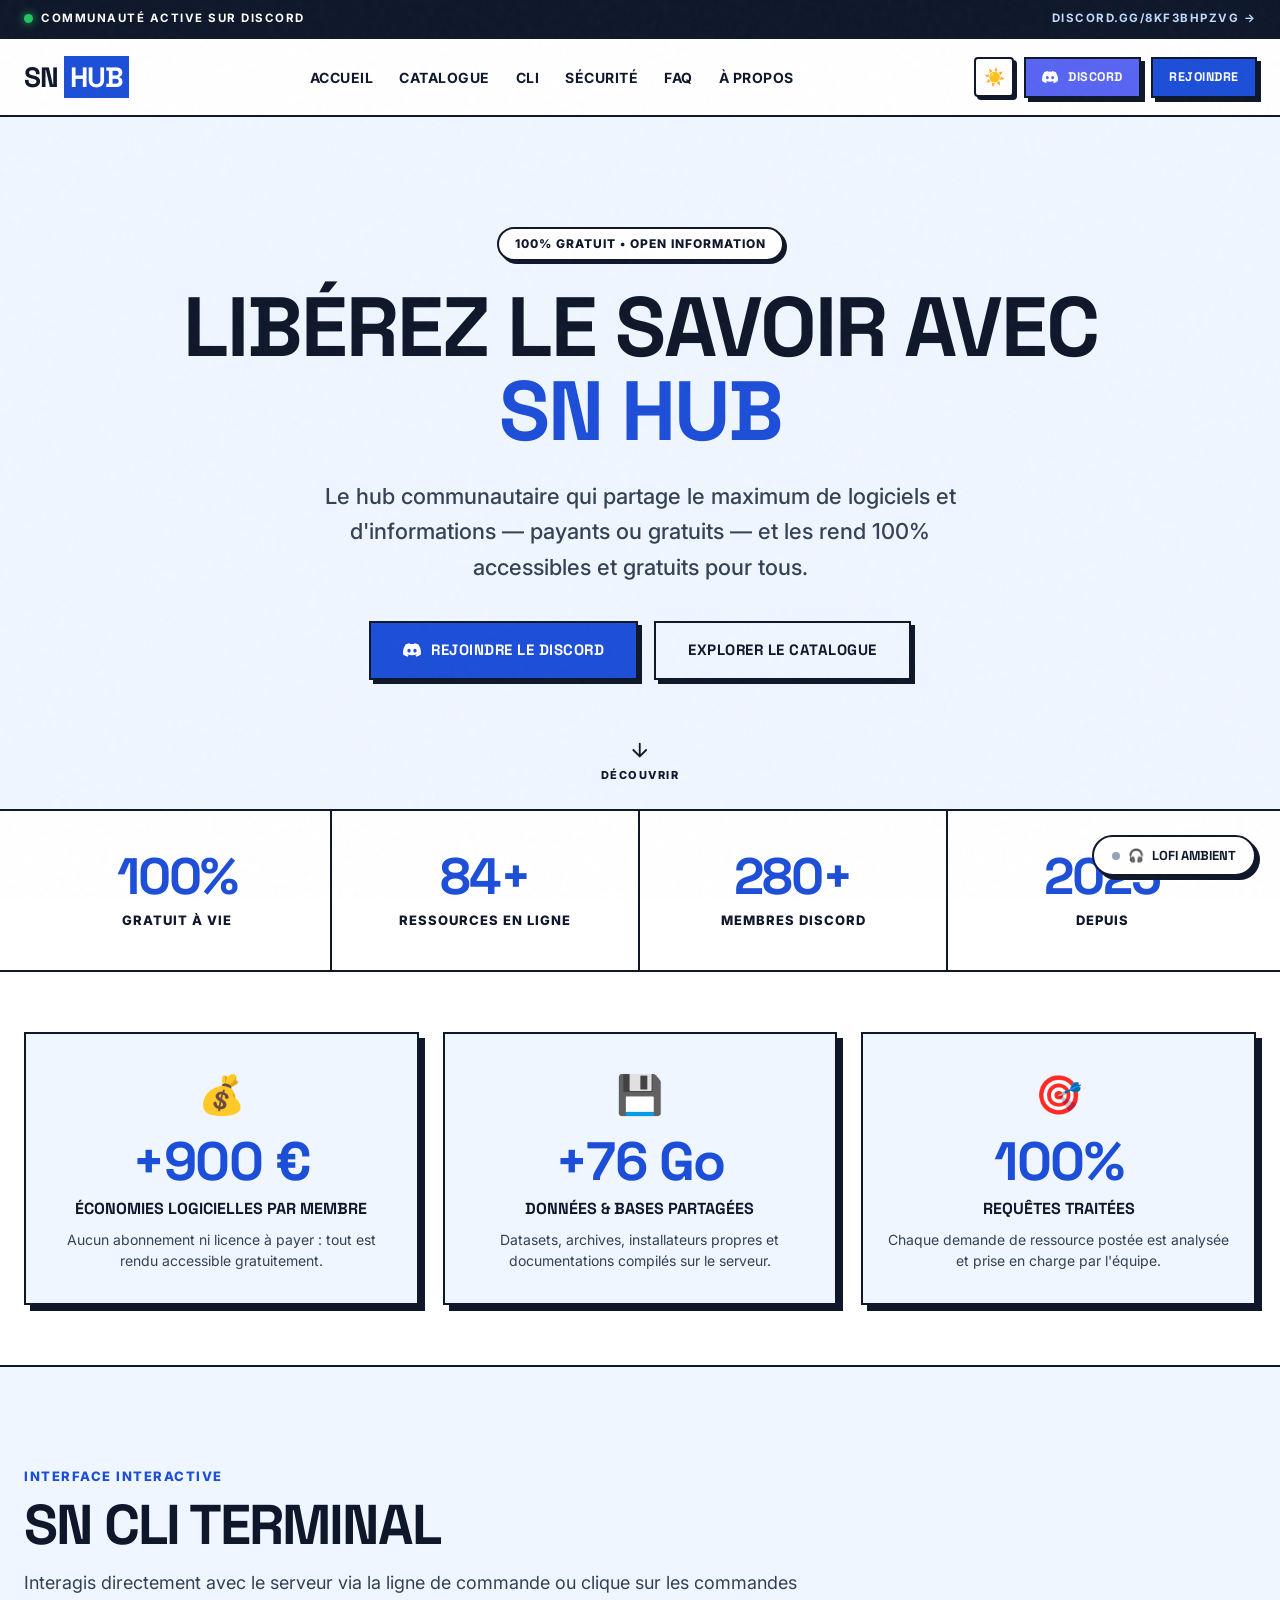
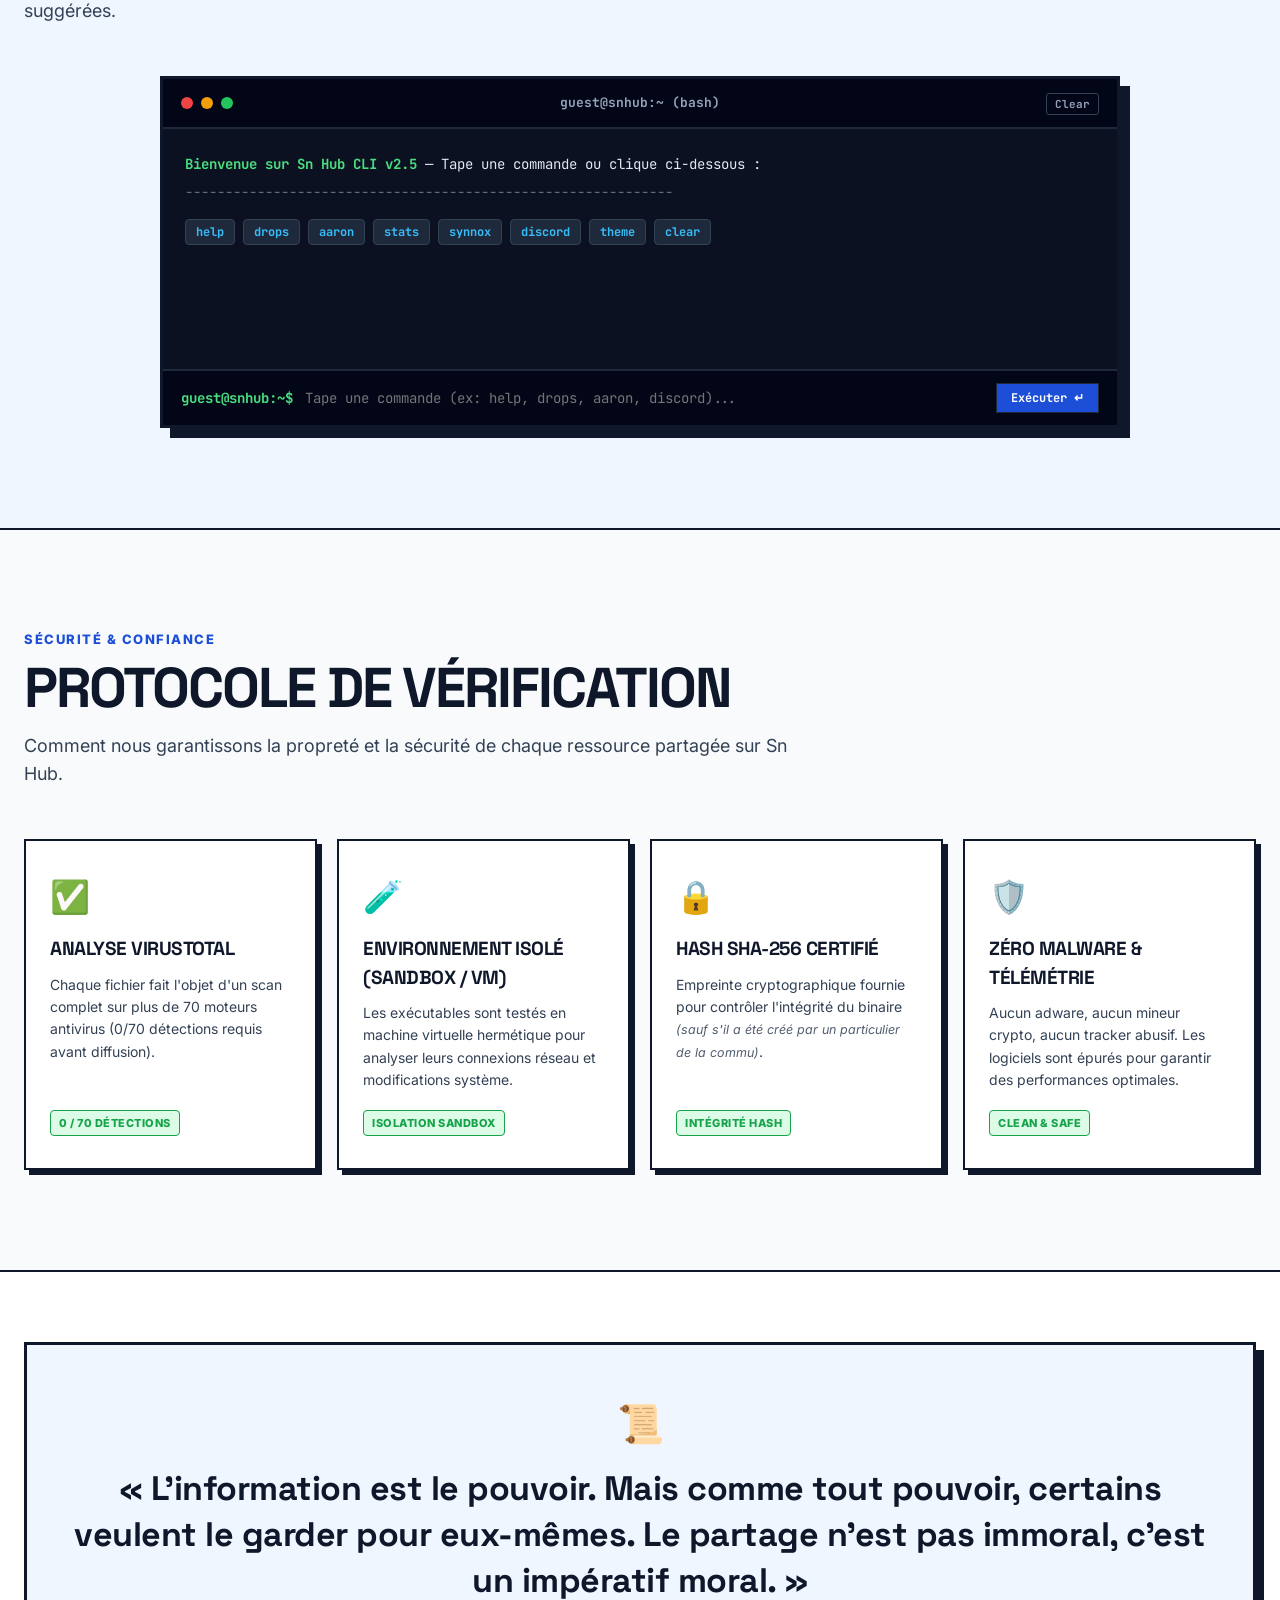
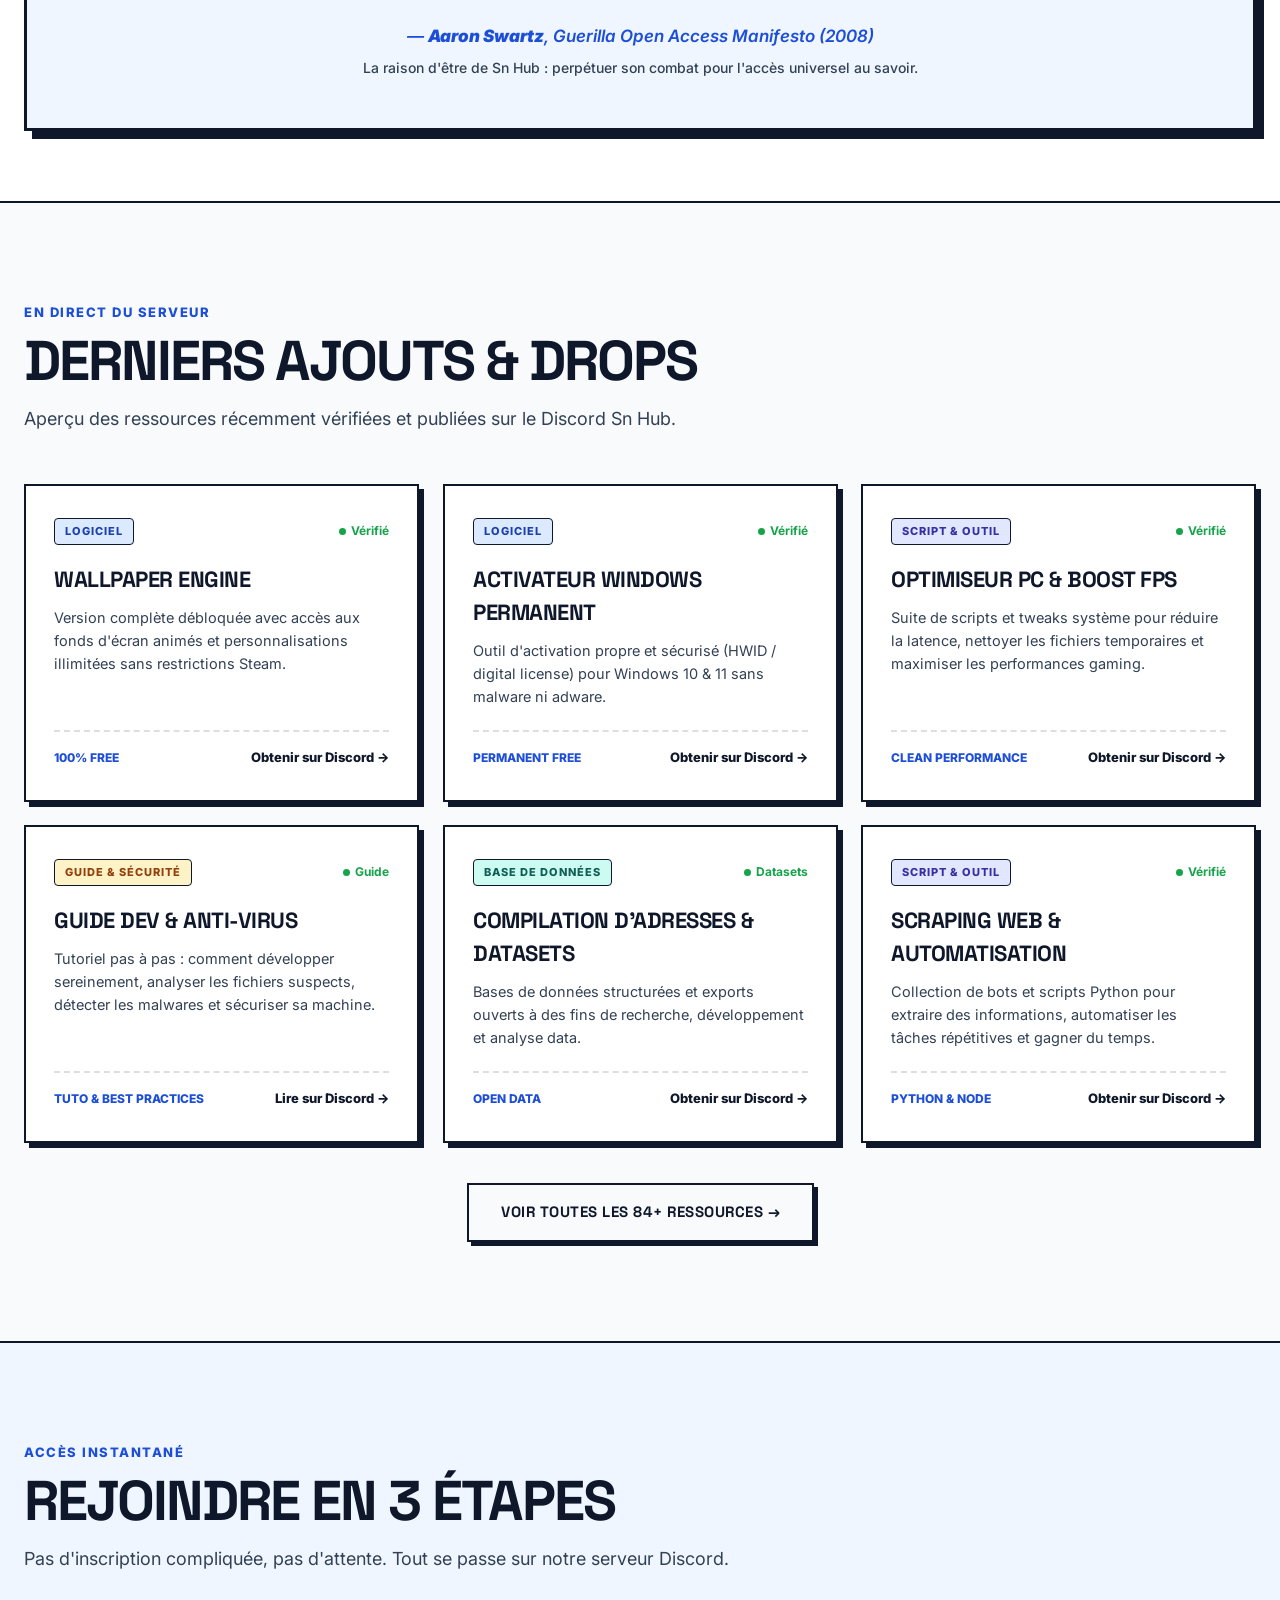
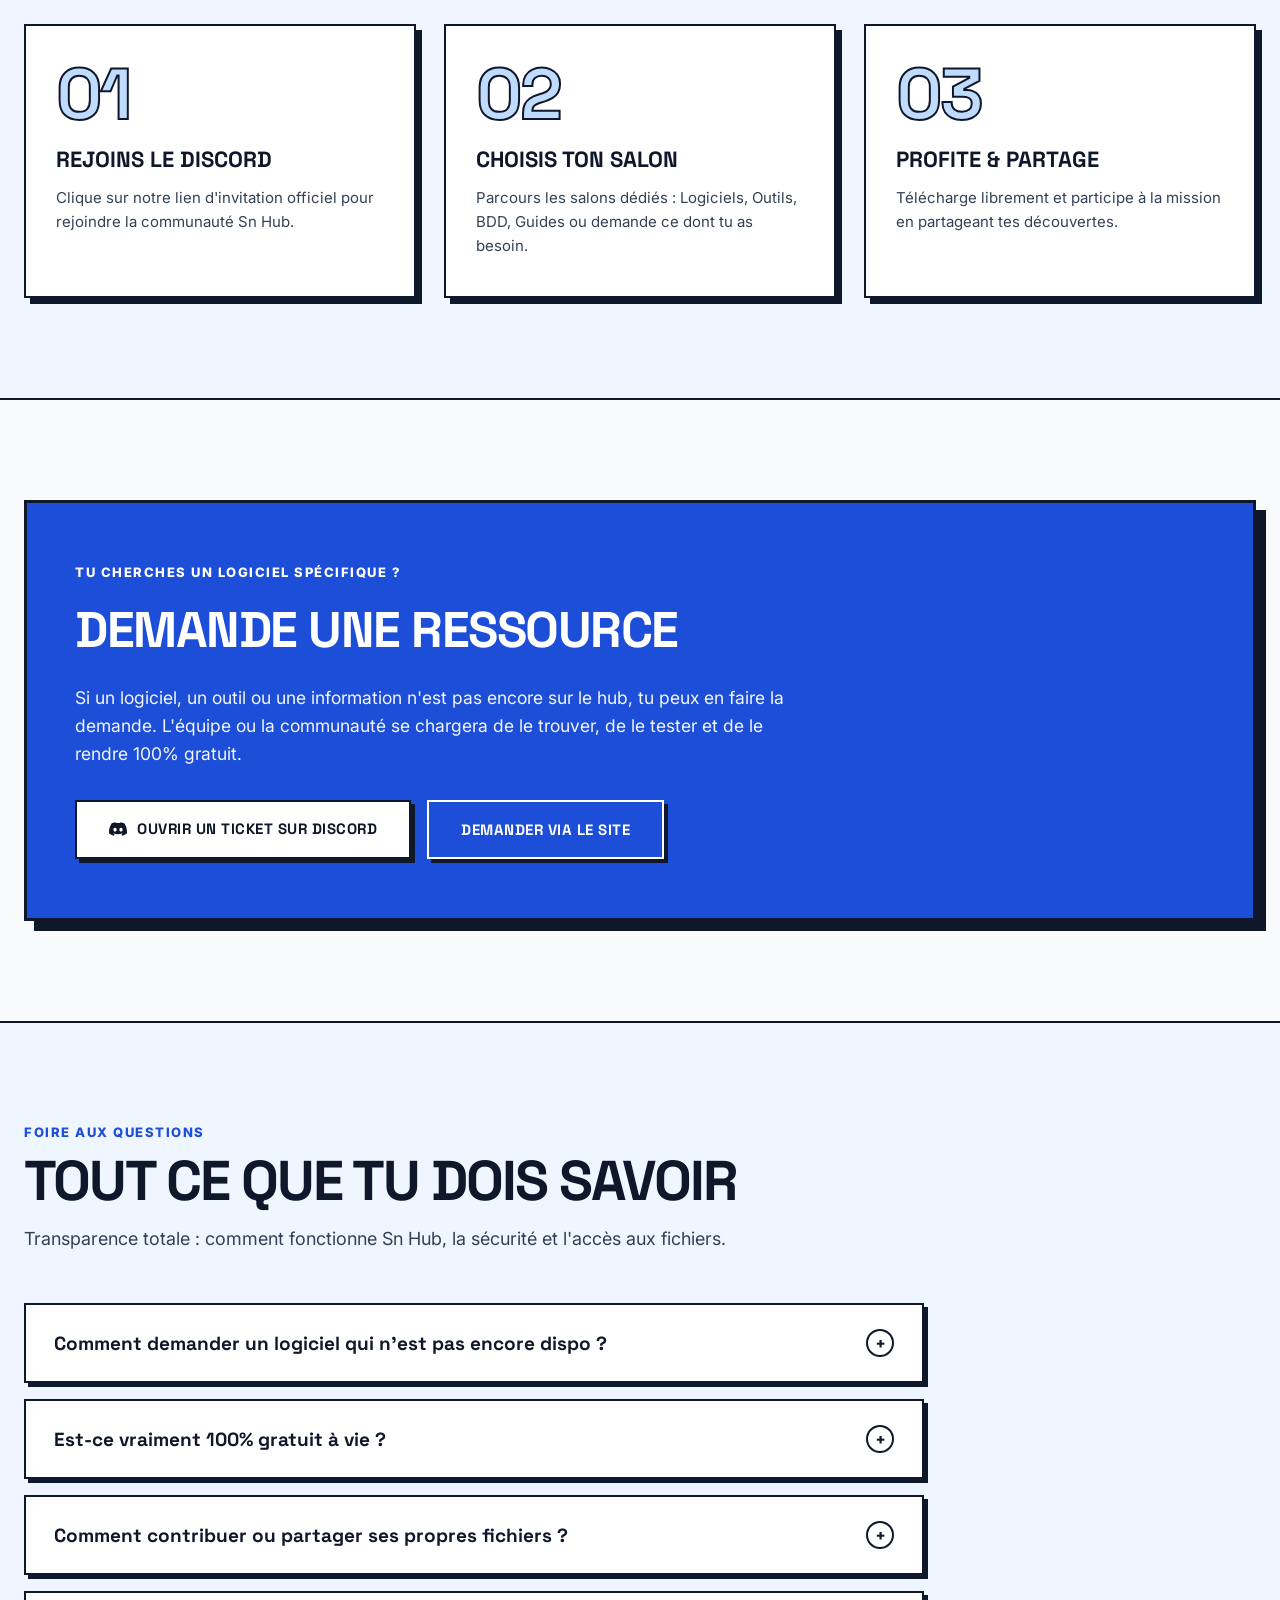
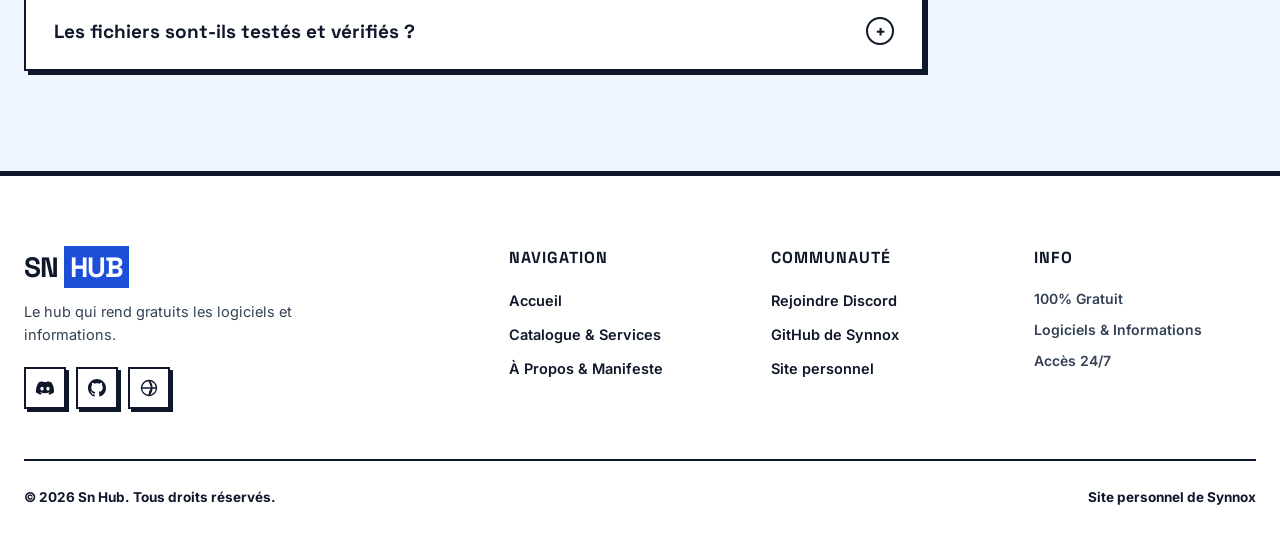
<file: index.html>
<!DOCTYPE html>
<html lang="fr" data-theme="light">
<head>
<meta charset="UTF-8">
<meta name="viewport" content="width=device-width, initial-scale=1.0">
<title>Accueil | Sn Hub - Logiciels &amp; Informations 100% Gratuits</title>
<meta name="description" content="Sn Hub - Le hub communautaire qui rend 100% gratuits les logiciels et les informations, inspiré du combat d'Aaron Swartz.">
<link rel="icon" type="image/svg+xml" href="assets/img/favicon.svg">
<link rel="preconnect" href="https://fonts.googleapis.com">
<link rel="preconnect" href="https://fonts.gstatic.com" crossorigin>
<link href="https://fonts.googleapis.com/css2?family=Inter:wght@400;500;600;700;800;900&family=JetBrains+Mono:wght@400;600;700&family=Space+Grotesk:wght@500;700;900&display=swap" rel="stylesheet">
<link rel="stylesheet" href="assets/css/style.css">
<script>
    // Init theme to prevent flash
    (function() {
        var saved = localStorage.getItem('snhub_theme') || 'light';
        document.documentElement.setAttribute('data-theme', saved);
    })();
</script>
</head>
<body>

<div class="server-ticker">
    <div class="container">
        <span class="ticker-status">
            <span class="live-dot"></span>
            <span id="discordLiveStatus">Chargement du statut Discord...</span>
        </span>
        <a href="https://discord.gg/8KF3BHPZVg" class="ticker-ip" target="_blank" rel="noopener">discord.gg/8KF3BHPZVg &rarr;</a>
    </div>
</div>

<header class="site-header" id="siteHeader">
    <div class="container header-inner">
        <a href="index.html" class="logo">SN <span>HUB</span></a>
        <nav class="main-nav" id="mainNav">
            <a href="index.html">Accueil</a>
            <a href="pages/services.html">Catalogue</a>
            <a href="index.html#terminal">CLI</a>
            <a href="index.html#security">Sécurité</a>
            <a href="index.html#faq">FAQ</a>
            <a href="pages/about.html">À Propos</a>
            <div class="nav-actions-mobile">
                <a href="https://discord.gg/8KF3BHPZVg" class="btn btn-discord btn-sm" target="_blank" rel="noopener">Rejoindre Discord</a>
            </div>
        </nav>
        <div class="nav-actions">
            <button class="theme-toggle-btn" id="themeToggle" aria-label="Basculer le mode sombre/clair" title="Mode Sombre / Clair">
                <span class="theme-icon theme-icon-sun">☀️</span>
                <span class="theme-icon theme-icon-moon">🌙</span>
            </button>
            <a href="https://discord.gg/8KF3BHPZVg" class="btn btn-discord btn-sm" target="_blank" rel="noopener">
                <svg viewBox="0 0 24 24" width="16" height="16" fill="currentColor"><path d="M20.317 4.37a19.79 19.79 0 0 0-4.885-1.515.074.074 0 0 0-.079.037c-.21.375-.444.864-.608 1.25a18.27 18.27 0 0 0-5.487 0 12.64 12.64 0 0 0-.617-1.25.077.077 0 0 0-.079-.037A19.736 19.736 0 0 0 3.677 4.37a.07.07 0 0 0-.032.027C.533 9.046-.32 13.58.099 18.057a.082.082 0 0 0 .031.057 19.9 19.9 0 0 0 5.993 3.03.078.078 0 0 0 .084-.028c.462-.63.874-1.295 1.226-1.994a.076.076 0 0 0-.041-.106 13.107 13.107 0 0 1-1.872-.892.077.077 0 0 1-.008-.128c.126-.094.252-.192.372-.291a.074.074 0 0 1 .077-.01c3.928 1.793 8.18 1.793 12.062 0a.074.074 0 0 1 .078.01c.12.098.246.198.373.292a.077.077 0 0 1-.006.127 12.299 12.299 0 0 1-1.873.892.077.077 0 0 0-.041.107c.36.698.772 1.362 1.225 1.993a.076.076 0 0 0 .084.028 19.839 19.839 0 0 0 6.002-3.03.077.077 0 0 0 .032-.054c.5-5.177-.838-9.674-3.549-13.66a.061.061 0 0 0-.031-.03zM8.02 15.33c-1.183 0-2.157-1.085-2.157-2.419 0-1.333.956-2.419 2.157-2.419 1.21 0 2.176 1.096 2.157 2.42 0 1.333-.956 2.418-2.157 2.418zm7.975 0c-1.183 0-2.157-1.085-2.157-2.419 0-1.333.955-2.419 2.157-2.419 1.21 0 2.176 1.096 2.157 2.42 0 1.333-.946 2.418-2.157 2.418z"/></svg>
            Discord
        </a>
        <a href="https://discord.gg/8KF3BHPZVg" class="btn btn-primary btn-sm" target="_blank" rel="noopener">Rejoindre</a>
    </div>
    <button class="nav-toggle" id="navToggle" aria-label="Menu">
        <span></span><span></span><span></span>
    </button>
</div>
</header>

<main>

<!-- Hero Section -->
<section class="hero">
    <div class="hero-bg"></div>
    <div class="container hero-content">
        <span class="hero-badge">100% Gratuit &bull; Open Information</span>
        <h1>LIBÉREZ LE SAVOIR AVEC <span class="grad">SN HUB</span></h1>
        <p class="lead">Le hub communautaire qui partage le maximum de logiciels et d'informations — payants ou gratuits — et les rend 100% accessibles et gratuits pour tous.</p>
        <div class="hero-cta">
            <a href="https://discord.gg/8KF3BHPZVg" class="btn btn-primary btn-lg" target="_blank" rel="noopener">
                <svg viewBox="0 0 24 24" width="18" height="18" fill="currentColor"><path d="M20.317 4.37a19.79 19.79 0 0 0-4.885-1.515.074.074 0 0 0-.079.037c-.21.375-.444.864-.608 1.25a18.27 18.27 0 0 0-5.487 0 12.64 12.64 0 0 0-.617-1.25.077.077 0 0 0-.079-.037A19.736 19.736 0 0 0 3.677 4.37a.07.07 0 0 0-.032.027C.533 9.046-.32 13.58.099 18.057a.082.082 0 0 0 .031.057 19.9 19.9 0 0 0 5.993 3.03.078.078 0 0 0 .084-.028c.462-.63.874-1.295 1.226-1.994a.076.076 0 0 0-.041-.106 13.107 13.107 0 0 1-1.872-.892.077.077 0 0 1-.008-.128c.126-.094.252-.192.372-.291a.074.074 0 0 1 .077-.01c3.928 1.793 8.18 1.793 12.062 0a.074.074 0 0 1 .078.01c.12.098.246.198.373.292a.077.077 0 0 1-.006.127 12.299 12.299 0 0 1-1.873.892.077.077 0 0 0-.041.107c.36.698.772 1.362 1.225 1.993a.076.076 0 0 0 .084.028 19.839 19.839 0 0 0 6.002-3.03.077.077 0 0 0 .032-.054c.5-5.177-.838-9.674-3.549-13.66a.061.061 0 0 0-.031-.03zM8.02 15.33c-1.183 0-2.157-1.085-2.157-2.419 0-1.333.956-2.419 2.157-2.419 1.21 0 2.176 1.096 2.157 2.42 0 1.333-.956 2.418-2.157 2.418zm7.975 0c-1.183 0-2.157-1.085-2.157-2.419 0-1.333.955-2.419 2.157-2.419 1.21 0 2.176 1.096 2.157 2.42 0 1.333-.946 2.418-2.157 2.418z"/></svg>
                Rejoindre le Discord
            </a>
            <a href="pages/services.html" class="btn btn-ghost btn-lg">Explorer le catalogue</a>
        </div>
    </div>
    <a href="#stats" class="scroll-down">
        <svg viewBox="0 0 24 24" width="22" height="22" fill="none" stroke="currentColor" stroke-width="2" stroke-linecap="round" stroke-linejoin="round"><path d="M12 5v14M19 12l-7 7-7-7"/></svg>
        Découvrir
    </a>
</section>

<!-- Stats globales -->
<section class="stats" id="stats">
    <div class="container">
        <div class="stats-grid">
            <div class="stat">
                <div class="stat-value"><span data-count="100" data-suffix="%">0%</span></div>
                <div class="stat-label">Gratuit à vie</div>
            </div>
            <div class="stat">
                <div class="stat-value"><span data-count="84">0</span>+</div>
                <div class="stat-label">Ressources en ligne</div>
            </div>
            <div class="stat">
                <div class="stat-value"><span data-count="280" data-suffix="+" id="discordMemberCount">280+</span></div>
                <div class="stat-label">Membres Discord</div>
            </div>
            <div class="stat">
                <div class="stat-value"><span data-count="2025">0</span></div>
                <div class="stat-label">Depuis</div>
            </div>
        </div>
    </div>
</section>

<!-- Compteurs d'impact communautaire -->
<section class="impact-section">
    <div class="container">
        <div class="impact-grid reveal">
            <div class="impact-card">
                <div class="impact-icon">💰</div>
                <div class="impact-value">+<span data-count="900">0</span> €</div>
                <div class="impact-label">Économies logicielles par membre</div>
                <p>Aucun abonnement ni licence à payer : tout est rendu accessible gratuitement.</p>
            </div>
            <div class="impact-card">
                <div class="impact-icon">💾</div>
                <div class="impact-value">+<span data-count="76">0</span> Go</div>
                <div class="impact-label">Données &amp; bases partagées</div>
                <p>Datasets, archives, installateurs propres et documentations compilés sur le serveur.</p>
            </div>
            <div class="impact-card">
                <div class="impact-icon">🎯</div>
                <div class="impact-value"><span data-count="100">0</span>%</div>
                <div class="impact-label">Requêtes traitées</div>
                <p>Chaque demande de ressource postée est analysée et prise en charge par l'équipe.</p>
            </div>
        </div>
    </div>
</section>

<!-- Terminal Interactif Sn CLI -->
<section class="section section-alt" id="terminal">
    <div class="container">
        <div class="section-head reveal">
            <div class="section-eyebrow">Interface Interactive</div>
            <h2>Sn CLI Terminal</h2>
            <p>Interagis directement avec le serveur via la ligne de commande ou clique sur les commandes suggérées.</p>
        </div>

        <div class="terminal-window reveal">
            <div class="terminal-bar">
                <div class="terminal-dots">
                    <span class="dot-red"></span>
                    <span class="dot-yellow"></span>
                    <span class="dot-green"></span>
                </div>
                <div class="terminal-title">guest@snhub:~ (bash)</div>
                <div class="terminal-actions">
                    <button class="terminal-btn-clear" id="cliClearBtn" title="Effacer l'écran">Clear</button>
                </div>
            </div>

            <div class="terminal-body" id="cliOutput">
                <div class="terminal-line"><span class="t-green">Bienvenue sur Sn Hub CLI v2.5</span> — Tape une commande ou clique ci-dessous :</div>
                <div class="terminal-line t-dim">-------------------------------------------------------------</div>
                <div class="terminal-chips">
                    <button class="cli-chip" data-cmd="help">help</button>
                    <button class="cli-chip" data-cmd="drops">drops</button>
                    <button class="cli-chip" data-cmd="aaron">aaron</button>
                    <button class="cli-chip" data-cmd="stats">stats</button>
                    <button class="cli-chip" data-cmd="synnox">synnox</button>
                    <button class="cli-chip" data-cmd="discord">discord</button>
                    <button class="cli-chip" data-cmd="theme">theme</button>
                    <button class="cli-chip" data-cmd="clear">clear</button>
                </div>
            </div>

            <div class="terminal-prompt-bar">
                <span class="terminal-prompt">guest@snhub:~$</span>
                <input type="text" id="cliInput" class="terminal-input" placeholder="Tape une commande (ex: help, drops, aaron, discord)..." autocomplete="off" spellcheck="false">
                <button id="cliSubmitBtn" class="terminal-submit-btn">Exécuter &crarr;</button>
            </div>
        </div>
    </div>
</section>

<!-- Protocole de Sécurité & Vérification (Trust Center) -->
<section class="section" id="security">
    <div class="container">
        <div class="section-head reveal">
            <div class="section-eyebrow">Sécurité &amp; Confiance</div>
            <h2>Protocole de Vérification</h2>
            <p>Comment nous garantissons la propreté et la sécurité de chaque ressource partagée sur Sn Hub.</p>
        </div>

        <div class="security-grid">
            <div class="security-card reveal">
                <div class="security-icon-badge">✅</div>
                <h3>Analyse VirusTotal</h3>
                <p>Chaque fichier fait l'objet d'un scan complet sur plus de 70 moteurs antivirus (0/70 détections requis avant diffusion).</p>
                <div class="security-badge-tag">0 / 70 Détections</div>
            </div>

            <div class="security-card reveal">
                <div class="security-icon-badge">🧪</div>
                <h3>Environnement Isolé (Sandbox / VM)</h3>
                <p>Les exécutables sont testés en machine virtuelle hermétique pour analyser leurs connexions réseau et modifications système.</p>
                <div class="security-badge-tag">Isolation Sandbox</div>
            </div>

            <div class="security-card reveal">
                <div class="security-icon-badge">🔒</div>
                <h3>Hash SHA-256 Certifié</h3>
                <p>Empreinte cryptographique fournie pour contrôler l'intégrité du binaire <em>(sauf s'il a été créé par un particulier de la commu)</em>.</p>
                <div class="security-badge-tag">Intégrité Hash</div>
            </div>

            <div class="security-card reveal">
                <div class="security-icon-badge">🛡️</div>
                <h3>Zéro Malware &amp; Télémétrie</h3>
                <p>Aucun adware, aucun mineur crypto, aucun tracker abusif. Les logiciels sont épurés pour garantir des performances optimales.</p>
                <div class="security-badge-tag">Clean &amp; Safe</div>
            </div>
        </div>
    </div>
</section>

<!-- Manifeste Aaron Swartz Quote Banner -->
<section class="manifesto-banner">
    <div class="container">
        <div class="manifesto-card reveal">
            <div class="manifesto-icon">📜</div>
            <blockquote class="manifesto-quote">
                &laquo; L'information est le pouvoir. Mais comme tout pouvoir, certains veulent le garder pour eux-mêmes. Le partage n'est pas immoral, c'est un impératif moral. &raquo;
            </blockquote>
            <cite class="manifesto-author">— <strong>Aaron Swartz</strong>, <em>Guerilla Open Access Manifesto (2008)</em></cite>
            <div class="manifesto-sub">La raison d'être de Sn Hub : perpétuer son combat pour l'accès universel au savoir.</div>
        </div>
    </div>
</section>

<!-- Section Drops Récents / Derniers ajouts -->
<section class="section" id="drops">
    <div class="container">
        <div class="section-head reveal">
            <div class="section-eyebrow">En direct du serveur</div>
            <h2>Derniers ajouts &amp; Drops</h2>
            <p>Aperçu des ressources récemment vérifiées et publiées sur le Discord Sn Hub.</p>
        </div>
        <div class="drops-grid">
            <div class="drop-card reveal">
                <div class="drop-head">
                    <span class="badge badge-software">Logiciel</span>
                    <span class="drop-status"><i class="dot-verified"></i> Vérifié</span>
                </div>
                <h3>Wallpaper Engine</h3>
                <p>Version complète débloquée avec accès aux fonds d'écran animés et personnalisations illimitées sans restrictions Steam.</p>
                <div class="drop-footer">
                    <span class="drop-tag">100% Free</span>
                    <a href="https://discord.gg/8KF3BHPZVg" class="drop-link" target="_blank" rel="noopener">Obtenir sur Discord &rarr;</a>
                </div>
            </div>

            <div class="drop-card reveal">
                <div class="drop-head">
                    <span class="badge badge-software">Logiciel</span>
                    <span class="drop-status"><i class="dot-verified"></i> Vérifié</span>
                </div>
                <h3>Activateur Windows Permanent</h3>
                <p>Outil d'activation propre et sécurisé (HWID / digital license) pour Windows 10 &amp; 11 sans malware ni adware.</p>
                <div class="drop-footer">
                    <span class="drop-tag">Permanent Free</span>
                    <a href="https://discord.gg/8KF3BHPZVg" class="drop-link" target="_blank" rel="noopener">Obtenir sur Discord &rarr;</a>
                </div>
            </div>

            <div class="drop-card reveal">
                <div class="drop-head">
                    <span class="badge badge-tool">Script &amp; Outil</span>
                    <span class="drop-status"><i class="dot-verified"></i> Vérifié</span>
                </div>
                <h3>Optimiseur PC &amp; Boost FPS</h3>
                <p>Suite de scripts et tweaks système pour réduire la latence, nettoyer les fichiers temporaires et maximiser les performances gaming.</p>
                <div class="drop-footer">
                    <span class="drop-tag">Clean Performance</span>
                    <a href="https://discord.gg/8KF3BHPZVg" class="drop-link" target="_blank" rel="noopener">Obtenir sur Discord &rarr;</a>
                </div>
            </div>

            <div class="drop-card reveal">
                <div class="drop-head">
                    <span class="badge badge-guide">Guide &amp; Sécurité</span>
                    <span class="drop-status"><i class="dot-verified"></i> Guide</span>
                </div>
                <h3>Guide Dev &amp; Anti-Virus</h3>
                <p>Tutoriel pas à pas : comment développer sereinement, analyser les fichiers suspects, détecter les malwares et sécuriser sa machine.</p>
                <div class="drop-footer">
                    <span class="drop-tag">Tuto &amp; Best Practices</span>
                    <a href="https://discord.gg/8KF3BHPZVg" class="drop-link" target="_blank" rel="noopener">Lire sur Discord &rarr;</a>
                </div>
            </div>

            <div class="drop-card reveal">
                <div class="drop-head">
                    <span class="badge badge-db">Base de données</span>
                    <span class="drop-status"><i class="dot-verified"></i> Datasets</span>
                </div>
                <h3>Compilation d'adresses &amp; Datasets</h3>
                <p>Bases de données structurées et exports ouverts à des fins de recherche, développement et analyse data.</p>
                <div class="drop-footer">
                    <span class="drop-tag">Open Data</span>
                    <a href="https://discord.gg/8KF3BHPZVg" class="drop-link" target="_blank" rel="noopener">Obtenir sur Discord &rarr;</a>
                </div>
            </div>

            <div class="drop-card reveal">
                <div class="drop-head">
                    <span class="badge badge-tool">Script &amp; Outil</span>
                    <span class="drop-status"><i class="dot-verified"></i> Vérifié</span>
                </div>
                <h3>Scraping Web &amp; Automatisation</h3>
                <p>Collection de bots et scripts Python pour extraire des informations, automatiser les tâches répétitives et gagner du temps.</p>
                <div class="drop-footer">
                    <span class="drop-tag">Python &amp; Node</span>
                    <a href="https://discord.gg/8KF3BHPZVg" class="drop-link" target="_blank" rel="noopener">Obtenir sur Discord &rarr;</a>
                </div>
            </div>
        </div>
        <div style="text-align:center;margin-top:40px;">
            <a href="pages/services.html" class="btn btn-ghost btn-lg">Voir toutes les 84+ ressources &rarr;</a>
        </div>
    </div>
</section>

<!-- Section Comment ça marche -->
<section class="section section-alt" id="join">
    <div class="container">
        <div class="section-head reveal">
            <div class="section-eyebrow">Accès instantané</div>
            <h2>Rejoindre en 3 étapes</h2>
            <p>Pas d'inscription compliquée, pas d'attente. Tout se passe sur notre serveur Discord.</p>
        </div>
        <div class="steps">
            <div class="step-card reveal">
                <div class="step-num">01</div>
                <h3>Rejoins le Discord</h3>
                <p>Clique sur notre lien d'invitation officiel pour rejoindre la communauté Sn Hub.</p>
            </div>
            <div class="step-card reveal">
                <div class="step-num">02</div>
                <h3>Choisis ton salon</h3>
                <p>Parcours les salons dédiés : Logiciels, Outils, BDD, Guides ou demande ce dont tu as besoin.</p>
            </div>
            <div class="step-card reveal">
                <div class="step-num">03</div>
                <h3>Profite &amp; Partage</h3>
                <p>Télécharge librement et participe à la mission en partageant tes découvertes.</p>
            </div>
        </div>
    </div>
</section>

<!-- Section Demander une ressource -->
<section class="section" id="request">
    <div class="container">
        <div class="request-box reveal">
            <div class="request-content">
                <div class="section-eyebrow" style="color:#fff;">Tu cherches un logiciel spécifique ?</div>
                <h2>Demande une ressource</h2>
                <p>Si un logiciel, un outil ou une information n'est pas encore sur le hub, tu peux en faire la demande. L'équipe ou la communauté se chargera de le trouver, de le tester et de le rendre 100% gratuit.</p>
                <div class="request-actions">
                    <a href="https://discord.gg/8KF3BHPZVg" class="btn btn-white btn-lg" target="_blank" rel="noopener">
                        <svg viewBox="0 0 24 24" width="18" height="18" fill="currentColor"><path d="M20.317 4.37a19.79 19.79 0 0 0-4.885-1.515.074.074 0 0 0-.079.037c-.21.375-.444.864-.608 1.25a18.27 18.27 0 0 0-5.487 0 12.64 12.64 0 0 0-.617-1.25.077.077 0 0 0-.079-.037A19.736 19.736 0 0 0 3.677 4.37a.07.07 0 0 0-.032.027C.533 9.046-.32 13.58.099 18.057a.082.082 0 0 0 .031.057 19.9 19.9 0 0 0 5.993 3.03.078.078 0 0 0 .084-.028c.462-.63.874-1.295 1.226-1.994a.076.076 0 0 0-.041-.106 13.107 13.107 0 0 1-1.872-.892.077.077 0 0 1-.008-.128c.126-.094.252-.192.372-.291a.074.074 0 0 1 .077-.01c3.928 1.793 8.18 1.793 12.062 0a.074.074 0 0 1 .078.01c.12.098.246.198.373.292a.077.077 0 0 1-.006.127 12.299 12.299 0 0 1-1.873.892.077.077 0 0 0-.041.107c.36.698.772 1.362 1.225 1.993a.076.076 0 0 0 .084.028 19.839 19.839 0 0 0 6.002-3.03.077.077 0 0 0 .032-.054c.5-5.177-.838-9.674-3.549-13.66a.061.061 0 0 0-.031-.03zM8.02 15.33c-1.183 0-2.157-1.085-2.157-2.419 0-1.333.956-2.419 2.157-2.419 1.21 0 2.176 1.096 2.157 2.42 0 1.333-.956 2.418-2.157 2.418zm7.975 0c-1.183 0-2.157-1.085-2.157-2.419 0-1.333.955-2.419 2.157-2.419 1.21 0 2.176 1.096 2.157 2.42 0 1.333-.946 2.418-2.157 2.418z"/></svg>
                        Ouvrir un ticket sur Discord
                    </a>
                    <button class="btn btn-ghost btn-lg" style="color:#fff;border-color:#fff;" id="openModalBtn">
                        Demander via le site
                    </button>
                </div>
            </div>
        </div>
    </div>
</section>

<!-- Section FAQ adaptée -->
<section class="section section-alt" id="faq">
    <div class="container">
        <div class="section-head reveal">
            <div class="section-eyebrow">Foire Aux Questions</div>
            <h2>Tout ce que tu dois savoir</h2>
            <p>Transparence totale : comment fonctionne Sn Hub, la sécurité et l'accès aux fichiers.</p>
        </div>
        <div class="faq-list">
            <div class="faq-item reveal">
                <button class="faq-question">
                    <span>Comment demander un logiciel qui n'est pas encore dispo ?</span>
                    <span class="faq-icon">+</span>
                </button>
                <div class="faq-answer">
                    <div class="faq-answer-inner">
                        Tu peux très facilement faire une demande en venant créer un ticket sur notre serveur Discord ou en envoyant directement un message privé à <strong>Synnox</strong>. L'équipe cherche le logiciel, le teste et le met à disposition de tous gratuitement.
                    </div>
                </div>
            </div>

            <div class="faq-item reveal">
                <button class="faq-question">
                    <span>Est-ce vraiment 100% gratuit à vie ?</span>
                    <span class="faq-icon">+</span>
                </button>
                <div class="faq-answer">
                    <div class="faq-answer-inner">
                        <strong>Oui, vraiment.</strong> Il n'y a aucun abonnement, aucun paywall, aucun lien rémunéré douteux. Tout ce qui est partagé sur Sn Hub reste 100% accessible et gratuit pour toujours, dans le respect de notre manifeste.
                    </div>
                </div>
            </div>

            <div class="faq-item reveal">
                <button class="faq-question">
                    <span>Comment contribuer ou partager ses propres fichiers ?</span>
                    <span class="faq-icon">+</span>
                </button>
                <div class="faq-answer">
                    <div class="faq-answer-inner">
                        Tu peux venir en message privé avec des preuves de non-virus (rapports VirusTotal, scans sandbox, hash de fichiers). Une fois la vérification effectuée par les modérateurs, la ressource sera ajoutée au hub et créditée à ton nom si tu le souhaites.
                    </div>
                </div>
            </div>

            <div class="faq-item reveal">
                <button class="faq-question">
                    <span>Les fichiers sont-ils testés et vérifiés ?</span>
                    <span class="faq-icon">+</span>
                </button>
                <div class="faq-answer">
                    <div class="faq-answer-inner">
                        <strong>100% des dossiers, fichiers et logiciels de Sn Hub sont systématiquement vérifiés</strong> et analysés en environnement isolé (sandbox) avant d'être partagés. La sécurité de la communauté est notre priorité absolue.
                    </div>
                </div>
            </div>
        </div>
    </div>
</section>

<!-- Modal Demande de ressource -->
<div class="modal-overlay" id="requestModal" style="display:none;">
    <div class="modal-card">
        <button class="modal-close" id="closeModalBtn">&times;</button>
        <div class="modal-head">
            <h3>Demander une ressource</h3>
            <p>Indique ton pseudo Discord pour qu'on sache qui tu es et qu'on puisse te contacter / t'envoyer le lien en DM.</p>
        </div>
        <form id="resourceRequestForm" method="POST" action="includes/send-request.php">
            <div id="requestFormStatus" class="form-status" style="display:none;"></div>
            <div class="form-group">
                <label for="reqDiscord">Ton pseudo Discord <span class="req">*</span></label>
                <input type="text" class="form-control" id="reqDiscord" name="discord_user" placeholder="ex: Synnox#0001 ou synnox" required>
            </div>
            <div class="form-group">
                <label for="reqCat">Catégorie <span class="req">*</span></label>
                <select class="form-control" id="reqCat" name="category">
                    <option value="Logiciel">Logiciel / Application</option>
                    <option value="Script / Outil">Script / Outil d'optimisation</option>
                    <option value="Base de données">Base de données / Dataset</option>
                    <option value="Guide / Tuto">Guide / Tutoriel dev</option>
                    <option value="Autre">Autre ressource</option>
                </select>
            </div>
            <div class="form-group">
                <label for="reqName">Nom du logiciel / ressource <span class="req">*</span></label>
                <input type="text" class="form-control" id="reqName" name="resource_name" placeholder="ex: Photoshop, FL Studio, Script Scraping..." required>
            </div>
            <div class="form-group">
                <label for="reqDetails">Précisions (version, système d'exploitation, etc.)</label>
                <textarea class="form-control" id="reqDetails" name="details" rows="3" placeholder="Donne des détails utiles si tu as une version précise en tête..."></textarea>
            </div>
            <button type="submit" class="btn btn-primary btn-block btn-lg" id="submitRequestBtn">
                Envoyer la demande
            </button>
        </form>
    </div>
</div>

</main>

<footer class="site-footer">
    <div class="container">
        <div class="footer-grid">
            <div class="footer-brand">
                <a href="index.html" class="logo">SN <span>HUB</span></a>
                <p>Le hub qui rend gratuits les logiciels et informations.</p>
                <div class="social-links">
                    <a href="https://discord.gg/8KF3BHPZVg" target="_blank" rel="noopener" aria-label="Discord">
                        <svg viewBox="0 0 24 24" width="18" height="18" fill="currentColor"><path d="M20.317 4.37a19.79 19.79 0 0 0-4.885-1.515.074.074 0 0 0-.079.037c-.21.375-.444.864-.608 1.25a18.27 18.27 0 0 0-5.487 0 12.64 12.64 0 0 0-.617-1.25.077.077 0 0 0-.079-.037A19.736 19.736 0 0 0 3.677 4.37a.07.07 0 0 0-.032.027C.533 9.046-.32 13.58.099 18.057a.082.082 0 0 0 .031.057 19.9 19.9 0 0 0 5.993 3.03.078.078 0 0 0 .084-.028c.462-.63.874-1.295 1.226-1.994a.076.076 0 0 0-.041-.106 13.107 13.107 0 0 1-1.872-.892.077.077 0 0 1-.008-.128c.126-.094.252-.192.372-.291a.074.074 0 0 1 .077-.01c3.928 1.793 8.18 1.793 12.062 0a.074.074 0 0 1 .078.01c.12.098.246.198.373.292a.077.077 0 0 1-.006.127 12.299 12.299 0 0 1-1.873.892.077.077 0 0 0-.041.107c.36.698.772 1.362 1.225 1.993a.076.076 0 0 0 .084.028 19.839 19.839 0 0 0 6.002-3.03.077.077 0 0 0 .032-.054c.5-5.177-.838-9.674-3.549-13.66a.061.061 0 0 0-.031-.03zM8.02 15.33c-1.183 0-2.157-1.085-2.157-2.419 0-1.333.956-2.419 2.157-2.419 1.21 0 2.176 1.096 2.157 2.42 0 1.333-.956 2.418-2.157 2.418zm7.975 0c-1.183 0-2.157-1.085-2.157-2.419 0-1.333.955-2.419 2.157-2.419 1.21 0 2.176 1.096 2.157 2.42 0 1.333-.946 2.418-2.157 2.418z"/></svg>
                    </a>
                    <a href="https://github.com/synnox" target="_blank" rel="noopener" aria-label="GitHub">
                        <svg viewBox="0 0 24 24" width="18" height="18" fill="currentColor"><path d="M12 0C5.37 0 0 5.37 0 12c0 5.31 3.435 9.795 8.205 11.385.6.105.825-.255.825-.57 0-.285-.015-1.23-.015-2.235-3.015.555-3.795-.735-4.035-1.41-.135-.345-.72-1.41-1.23-1.695-.42-.225-1.02-.78-.015-.795.945-.015 1.62.87 1.845 1.23 1.08 1.815 2.805 1.305 3.495.99.105-.78.42-1.305.765-1.605-2.67-.3-5.46-1.335-5.46-5.925 0-1.305.465-2.385 1.23-3.225-.12-.3-.54-1.53.12-3.18 0 0 1.005-.315 3.3 1.23.96-.27 1.98-.405 3-.405s2.04.135 3 .405c2.295-1.56 3.3-1.23 3.3-1.23.66 1.65.24 2.88.12 3.18.765.84 1.23 1.905 1.23 3.225 0 4.605-2.805 5.625-5.475 5.925.435.375.81 1.095.81 2.22 0 1.605-.015 2.895-.015 3.3 0 .315.225.69.825.57A12.02 12.02 0 0 0 24 12c0-6.63-5.37-12-12-12z"/></svg>
                    </a>
                    <a href="https://synnox.github.io/sn/" target="_blank" rel="noopener" aria-label="Site personnel">
                        <svg viewBox="0 0 24 24" width="18" height="18" fill="none" stroke="currentColor" stroke-width="1.8" stroke-linecap="round" stroke-linejoin="round"><circle cx="12" cy="12" r="10"/><line x1="2" y1="12" x2="22" y2="12"/><path d="M12 2a15.3 15.3 0 0 1 4 10 15.3 15.3 0 0 1-4 10 15.3 15.3 0 0 1 4-10z"/></svg>
                    </a>
                </div>
            </div>
            <div class="footer-col">
                <h4>Navigation</h4>
                <ul>
                    <li><a href="index.html">Accueil</a></li>
                    <li><a href="pages/services.html">Catalogue &amp; Services</a></li>
                    <li><a href="pages/about.html">À Propos &amp; Manifeste</a></li>
                </ul>
            </div>
            <div class="footer-col">
                <h4>Communauté</h4>
                <ul>
                    <li><a href="https://discord.gg/8KF3BHPZVg" target="_blank" rel="noopener">Rejoindre Discord</a></li>
                    <li><a href="https://github.com/synnox" target="_blank" rel="noopener">GitHub de Synnox</a></li>
                    <li><a href="https://synnox.github.io/sn/" target="_blank" rel="noopener">Site personnel</a></li>
                </ul>
            </div>
            <div class="footer-col">
                <h4>Info</h4>
                <ul class="footer-server-info">
                    <li>100% Gratuit</li>
                    <li>Logiciels &amp; Informations</li>
                    <li>Accès 24/7</li>
                </ul>
            </div>
        </div>
        <div class="footer-bottom">
            <p>&copy; 2026 Sn Hub. Tous droits réservés.</p>
            <div class="footer-legal">
                <a href="https://synnox.github.io/sn/" target="_blank" rel="noopener">Site personnel de Synnox</a>
            </div>
        </div>
    </div>
</footer>

<!-- Floating Lofi Player Widget -->
<div class="lofi-widget" id="lofiWidget">
    <button class="lofi-toggle-btn" id="lofiToggleBtn" aria-label="Lecteur d'ambiance lofi" title="Ambiance Lofi / Focus">
        <span class="lofi-status-dot" id="lofiStatusDot"></span>
        <span class="lofi-icon" id="lofiIcon">🎧</span>
        <span class="lofi-label" id="lofiLabel">Lofi Ambient</span>
    </button>
</div>

<script src="assets/js/main.js"></script>
</body>
</html>
</file>
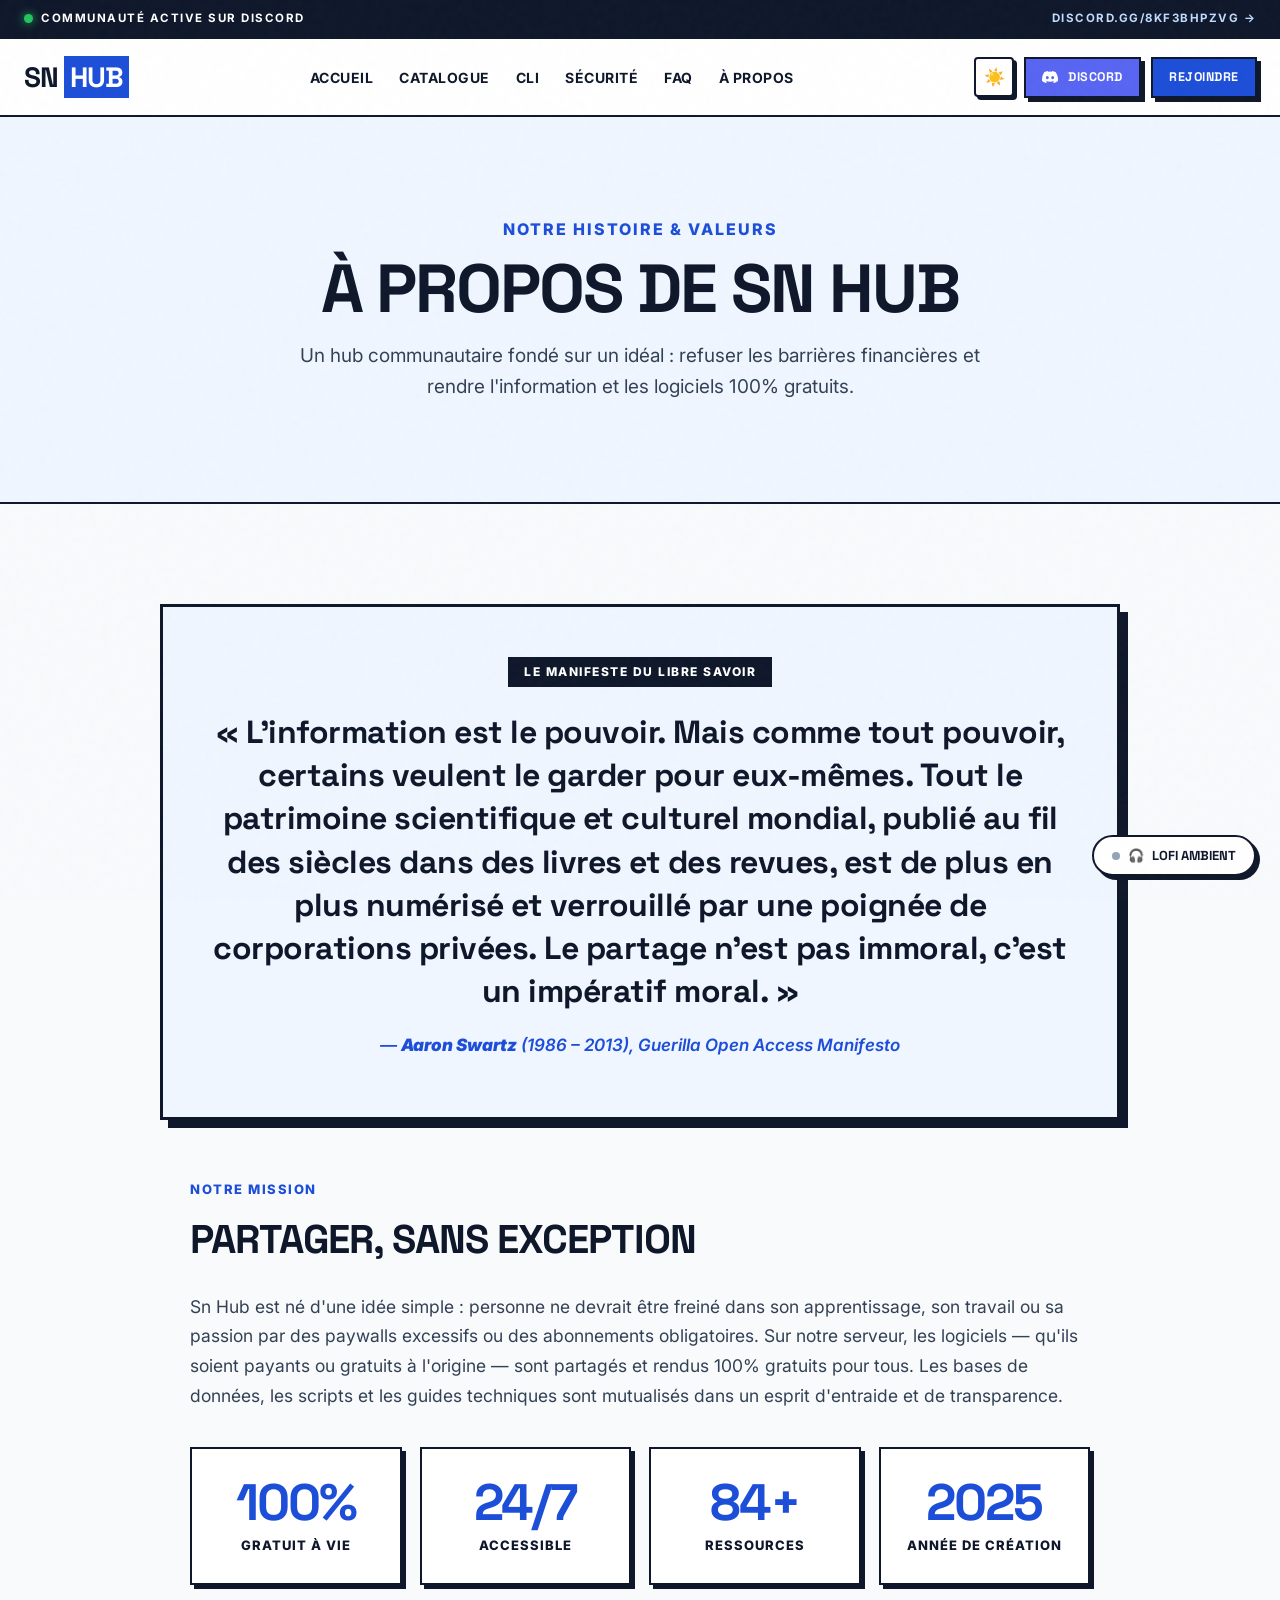
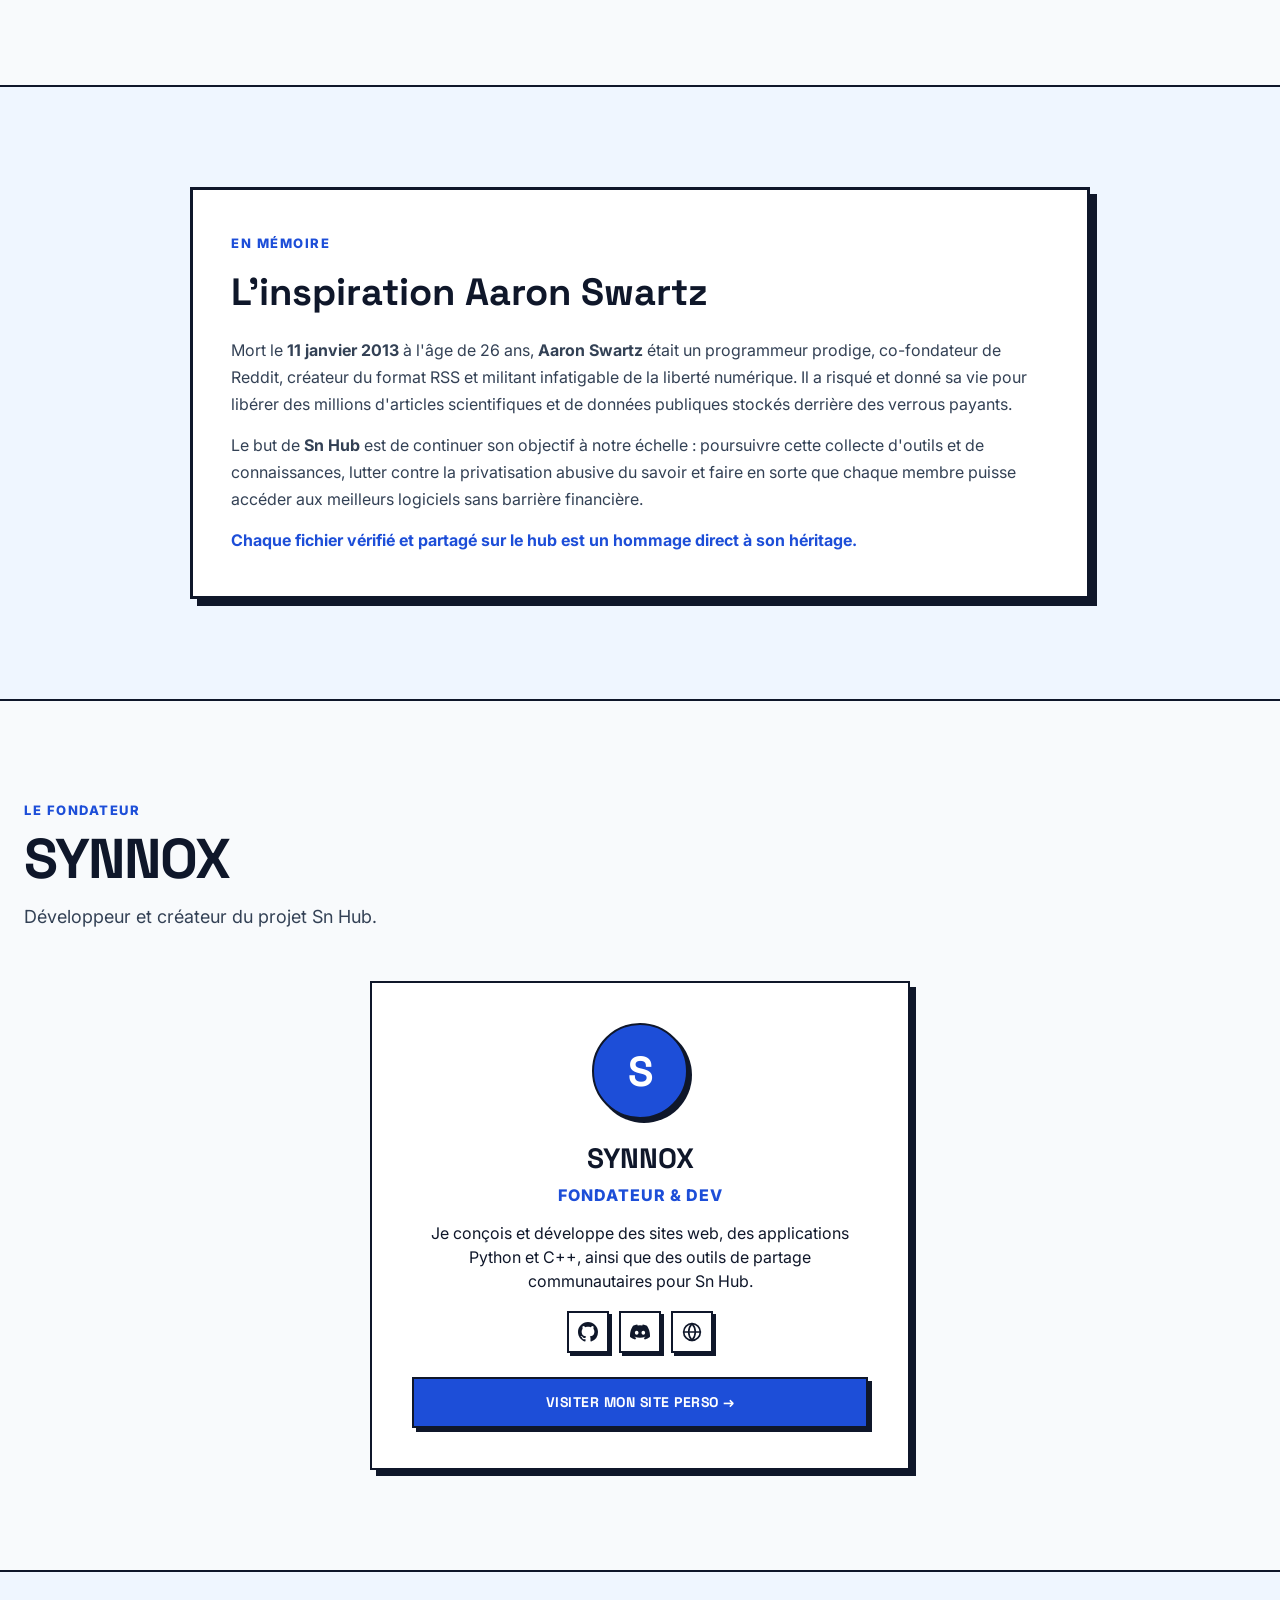
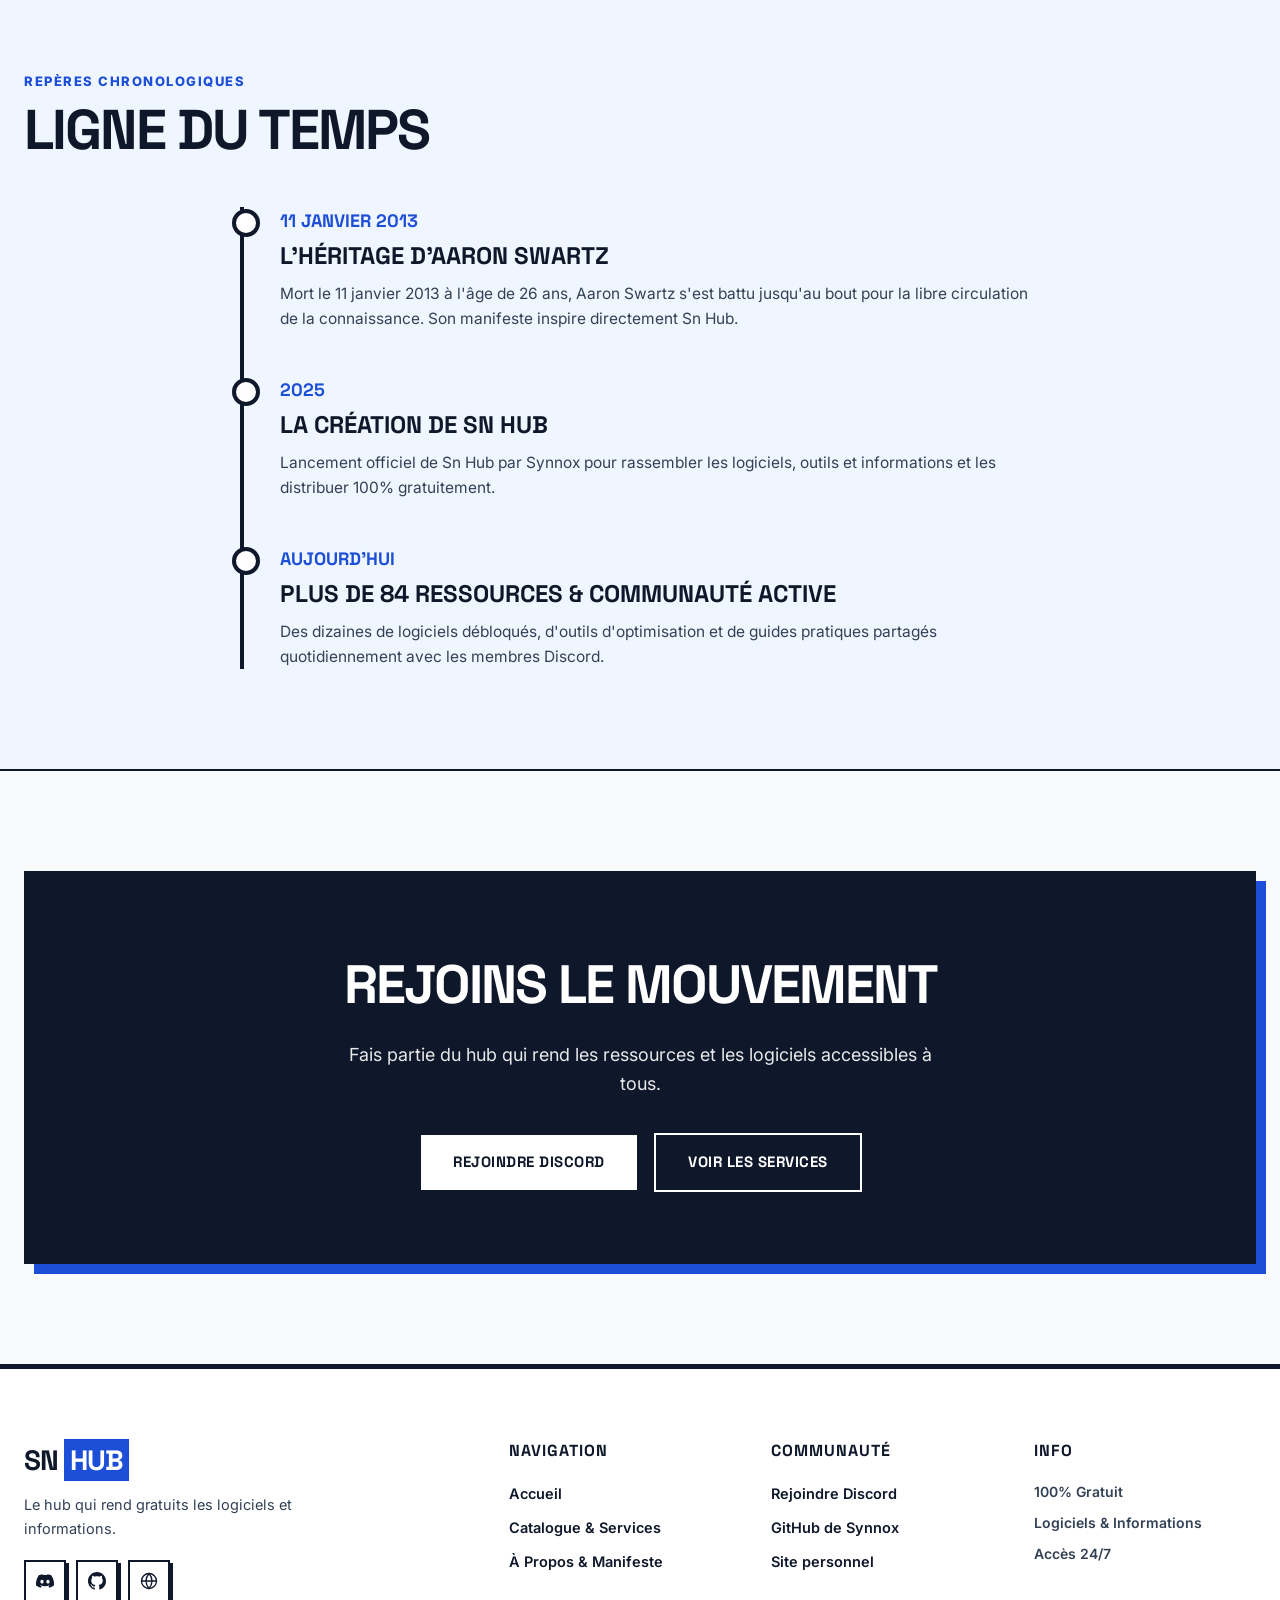
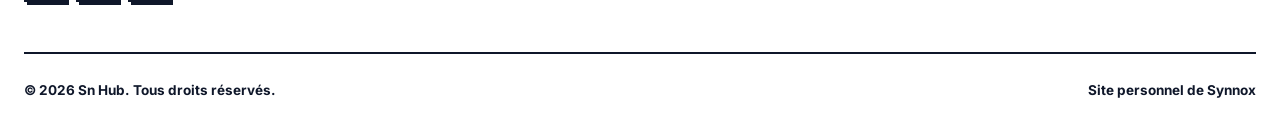
<file: pages/about.html>
<!DOCTYPE html>
<html lang="fr" data-theme="light">
<head>
<meta charset="UTF-8">
<meta name="viewport" content="width=device-width, initial-scale=1.0">
<title>À Propos &amp; Manifeste | Sn Hub - Logiciels &amp; Informations 100% Gratuits</title>
<meta name="description" content="Sn Hub - Le hub communautaire qui rend 100% gratuits les logiciels et les informations, inspiré du combat d'Aaron Swartz.">
<link rel="icon" type="image/svg+xml" href="../assets/img/favicon.svg">
<link rel="preconnect" href="https://fonts.googleapis.com">
<link rel="preconnect" href="https://fonts.gstatic.com" crossorigin>
<link href="https://fonts.googleapis.com/css2?family=Inter:wght@400;500;600;700;800;900&family=JetBrains+Mono:wght@400;600;700&family=Space+Grotesk:wght@500;700;900&display=swap" rel="stylesheet">
<link rel="stylesheet" href="../assets/css/style.css">
<script>
    // Init theme to prevent flash
    (function() {
        var saved = localStorage.getItem('snhub_theme') || 'light';
        document.documentElement.setAttribute('data-theme', saved);
    })();
</script>
</head>
<body>

<div class="server-ticker">
    <div class="container">
        <span class="ticker-status">
            <span class="live-dot"></span>
            <span id="discordLiveStatus">Chargement du statut Discord...</span>
        </span>
        <a href="https://discord.gg/8KF3BHPZVg" class="ticker-ip" target="_blank" rel="noopener">discord.gg/8KF3BHPZVg &rarr;</a>
    </div>
</div>

<header class="site-header" id="siteHeader">
    <div class="container header-inner">
        <a href="../index.html" class="logo">SN <span>HUB</span></a>
        <nav class="main-nav" id="mainNav">
            <a href="../index.html">Accueil</a>
            <a href="services.html">Catalogue</a>
            <a href="../index.html#terminal">CLI</a>
            <a href="../index.html#security">Sécurité</a>
            <a href="../index.html#faq">FAQ</a>
            <a href="about.html">À Propos</a>
            <div class="nav-actions-mobile">
                <a href="https://discord.gg/8KF3BHPZVg" class="btn btn-discord btn-sm" target="_blank" rel="noopener">Rejoindre Discord</a>
            </div>
        </nav>
        <div class="nav-actions">
            <button class="theme-toggle-btn" id="themeToggle" aria-label="Basculer le mode sombre/clair" title="Mode Sombre / Clair">
                <span class="theme-icon theme-icon-sun">☀️</span>
                <span class="theme-icon theme-icon-moon">🌙</span>
            </button>
            <a href="https://discord.gg/8KF3BHPZVg" class="btn btn-discord btn-sm" target="_blank" rel="noopener">
                <svg viewBox="0 0 24 24" width="16" height="16" fill="currentColor"><path d="M20.317 4.37a19.79 19.79 0 0 0-4.885-1.515.074.074 0 0 0-.079.037c-.21.375-.444.864-.608 1.25a18.27 18.27 0 0 0-5.487 0 12.64 12.64 0 0 0-.617-1.25.077.077 0 0 0-.079-.037A19.736 19.736 0 0 0 3.677 4.37a.07.07 0 0 0-.032.027C.533 9.046-.32 13.58.099 18.057a.082.082 0 0 0 .031.057 19.9 19.9 0 0 0 5.993 3.03.078.078 0 0 0 .084-.028c.462-.63.874-1.295 1.226-1.994a.076.076 0 0 0-.041-.106 13.107 13.107 0 0 1-1.872-.892.077.077 0 0 1-.008-.128c.126-.094.252-.192.372-.291a.074.074 0 0 1 .077-.01c3.928 1.793 8.18 1.793 12.062 0a.074.074 0 0 1 .078.01c.12.098.246.198.373.292a.077.077 0 0 1-.006.127 12.299 12.299 0 0 1-1.873.892.077.077 0 0 0-.041.107c.36.698.772 1.362 1.225 1.993a.076.076 0 0 0 .084.028 19.839 19.839 0 0 0 6.002-3.03.077.077 0 0 0 .032-.054c.5-5.177-.838-9.674-3.549-13.66a.061.061 0 0 0-.031-.03zM8.02 15.33c-1.183 0-2.157-1.085-2.157-2.419 0-1.333.956-2.419 2.157-2.419 1.21 0 2.176 1.096 2.157 2.42 0 1.333-.956 2.418-2.157 2.418zm7.975 0c-1.183 0-2.157-1.085-2.157-2.419 0-1.333.955-2.419 2.157-2.419 1.21 0 2.176 1.096 2.157 2.42 0 1.333-.946 2.418-2.157 2.418z"/></svg>
            Discord
        </a>
        <a href="https://discord.gg/8KF3BHPZVg" class="btn btn-primary btn-sm" target="_blank" rel="noopener">Rejoindre</a>
    </div>
    <button class="nav-toggle" id="navToggle" aria-label="Menu">
        <span></span><span></span><span></span>
    </button>
</div>
</header>

<main>

<section class="page-hero">
    <div class="container">
        <div class="page-eyebrow">Notre histoire &amp; Valeurs</div>
        <h1>À Propos de Sn Hub</h1>
        <p>Un hub communautaire fondé sur un idéal : refuser les barrières financières et rendre l'information et les logiciels 100% gratuits.</p>
    </div>
</section>

<!-- Manifesto Section -->
<section class="section">
    <div class="container">
        <div class="manifesto-card reveal" style="max-width:960px;margin:0 auto 60px;">
            <div class="manifesto-badge">Le Manifeste du Libre Savoir</div>
            <blockquote class="manifesto-quote" style="font-size:clamp(22px, 3vw, 32px);">
                &laquo; L'information est le pouvoir. Mais comme tout pouvoir, certains veulent le garder pour eux-mêmes. Tout le patrimoine scientifique et culturel mondial, publié au fil des siècles dans des livres et des revues, est de plus en plus numérisé et verrouillé par une poignée de corporations privées. Le partage n'est pas immoral, c'est un impératif moral. &raquo;
            </blockquote>
            <cite class="manifesto-author">— <strong>Aaron Swartz</strong> (1986 – 2013), <em>Guerilla Open Access Manifesto</em></cite>
        </div>

        <div class="about-story reveal">
            <div class="section-eyebrow">Notre mission</div>
            <h2 style="font-family:var(--font-head);font-size:clamp(30px,4vw,40px);font-weight:900;margin-bottom:22px;">Partager, sans exception</h2>
            <p>Sn Hub est né d'une idée simple : personne ne devrait être freiné dans son apprentissage, son travail ou sa passion par des paywalls excessifs ou des abonnements obligatoires. Sur notre serveur, les logiciels — qu'ils soient payants ou gratuits à l'origine — sont partagés et rendus 100% gratuits pour tous. Les bases de données, les scripts et les guides techniques sont mutualisés dans un esprit d'entraide et de transparence.</p>
            
            <div class="about-stats">
                <div class="about-stat"><div class="stat-value">100%</div><div class="stat-label">Gratuit à vie</div></div>
                <div class="about-stat"><div class="stat-value">24/7</div><div class="stat-label">Accessible</div></div>
                <div class="about-stat"><div class="stat-value">84+</div><div class="stat-label">Ressources</div></div>
                <div class="about-stat"><div class="stat-value">2025</div><div class="stat-label">Année de création</div></div>
            </div>
        </div>
    </div>
</section>

<!-- Hommage Aaron Swartz Section -->
<section class="section section-alt">
    <div class="container">
        <div class="rules-agree reveal" style="max-width:900px;margin:0 auto;text-align:left;">
            <div class="section-eyebrow">En mémoire</div>
            <h2 style="font-family:var(--font-head);font-size:clamp(28px,3.5vw,38px);font-weight:900;margin-bottom:16px;">L'inspiration Aaron Swartz</h2>
            <p style="color:var(--text-muted);font-size:16px;margin-bottom:14px;line-height:1.7;">
                Mort le <strong>11 janvier 2013</strong> à l'âge de 26 ans, <strong>Aaron Swartz</strong> était un programmeur prodige, co-fondateur de Reddit, créateur du format RSS et militant infatigable de la liberté numérique. Il a risqué et donné sa vie pour libérer des millions d'articles scientifiques et de données publiques stockés derrière des verrous payants.
            </p>
            <p style="color:var(--text-muted);font-size:16px;margin-bottom:14px;line-height:1.7;">
                Le but de <strong>Sn Hub</strong> est de continuer son objectif à notre échelle : poursuivre cette collecte d'outils et de connaissances, lutter contre la privatisation abusive du savoir et faire en sorte que chaque membre puisse accéder aux meilleurs logiciels sans barrière financière.
            </p>
            <p style="color:var(--primary);font-weight:700;font-size:16px;">
                Chaque fichier vérifié et partagé sur le hub est un hommage direct à son héritage.
            </p>
        </div>
    </div>
</section>

<!-- Founder Section -->
<section class="section">
    <div class="container">
        <div class="section-head reveal">
            <div class="section-eyebrow">Le fondateur</div>
            <h2>Synnox</h2>
            <p>Développeur et créateur du projet Sn Hub.</p>
        </div>
        <div class="team-grid" style="max-width:540px;">
            <div class="team-card reveal">
                <div class="avatar">S</div>
                <h3>Synnox</h3>
                <div class="team-role">Fondateur &amp; Dev</div>
                <p style="margin-bottom:18px;">Je conçois et développe des sites web, des applications Python et C++, ainsi que des outils de partage communautaires pour Sn Hub.</p>
                <div class="social-links" style="justify-content:center;margin-bottom:24px;">
                    <a href="https://github.com/synnox" target="_blank" rel="noopener" aria-label="GitHub">
                        <svg viewBox="0 0 24 24" width="20" height="20" fill="currentColor"><path d="M12 0C5.37 0 0 5.37 0 12c0 5.31 3.435 9.795 8.205 11.385.6.105.825-.255.825-.57 0-.285-.015-1.23-.015-2.235-3.015.555-3.795-.735-4.035-1.41-.135-.345-.72-1.41-1.23-1.695-.42-.225-1.02-.78-.015-.795.945-.015 1.62.87 1.845 1.23 1.08 1.815 2.805 1.305 3.495.99.105-.78.42-1.305.765-1.605-2.67-.3-5.46-1.335-5.46-5.925 0-1.305.465-2.385 1.23-3.225-.12-.3-.54-1.53.12-3.18 0 0 1.005-.315 3.3 1.23.96-.27 1.98-.405 3-.405s2.04.135 3 .405c2.295-1.56 3.3-1.23 3.3-1.23.66 1.65.24 2.88.12 3.18.765.84 1.23 1.905 1.23 3.225 0 4.605-2.805 5.625-5.475 5.925.435.375.81 1.095.81 2.22 0 1.605-.015 2.895-.015 3.3 0 .315.225.69.825.57A12.02 12.02 0 0 0 24 12c0-6.63-5.37-12-12-12z"/></svg>
                    </a>
                    <a href="https://discord.gg/8KF3BHPZVg" target="_blank" rel="noopener" aria-label="Discord">
                        <svg viewBox="0 0 24 24" width="20" height="20" fill="currentColor"><path d="M20.317 4.37a19.79 19.79 0 0 0-4.885-1.515.074.074 0 0 0-.079.037c-.21.375-.444.864-.608 1.25a18.27 18.27 0 0 0-5.487 0 12.64 12.64 0 0 0-.617-1.25.077.077 0 0 0-.079-.037A19.736 19.736 0 0 0 3.677 4.37a.07.07 0 0 0-.032.027C.533 9.046-.32 13.58.099 18.057a.082.082 0 0 0 .031.057 19.9 19.9 0 0 0 5.993 3.03.078.078 0 0 0 .084-.028c.462-.63.874-1.295 1.226-1.994a.076.076 0 0 0-.041-.106 13.107 13.107 0 0 1-1.872-.892.077.077 0 0 1-.008-.128c.126-.094.252-.192.372-.291a.074.074 0 0 1 .077-.01c3.928 1.793 8.18 1.793 12.062 0a.074.074 0 0 1 .078.01c.12.098.246.198.373.292a.077.077 0 0 1-.006.127 12.299 12.299 0 0 1-1.873.892.077.077 0 0 0-.041.107c.36.698.772 1.362 1.225 1.993a.076.076 0 0 0 .084.028 19.839 19.839 0 0 0 6.002-3.03.077.077 0 0 0 .032-.054c.5-5.177-.838-9.674-3.549-13.66a.061.061 0 0 0-.031-.03zM8.02 15.33c-1.183 0-2.157-1.085-2.157-2.419 0-1.333.956-2.419 2.157-2.419 1.21 0 2.176 1.096 2.157 2.42 0 1.333-.956 2.418-2.157 2.418zm7.975 0c-1.183 0-2.157-1.085-2.157-2.419 0-1.333.955-2.419 2.157-2.419 1.21 0 2.176 1.096 2.157 2.42 0 1.333-.946 2.418-2.157 2.418z"/></svg>
                    </a>
                    <a href="https://synnox.github.io/sn/" target="_blank" rel="noopener" aria-label="Site personnel">
                        <svg viewBox="0 0 24 24" width="20" height="20" fill="none" stroke="currentColor" stroke-width="2" stroke-linecap="round" stroke-linejoin="round"><circle cx="12" cy="12" r="10"/><line x1="2" y1="12" x2="22" y2="12"/><path d="M12 2a15.3 15.3 0 0 1 4 10 15.3 15.3 0 0 1-4 10 15.3 15.3 0 0 1-4-10 15.3 15.3 0 0 1 4-10z"/></svg>
                    </a>
                </div>
                <a href="https://synnox.github.io/sn/" class="btn btn-primary btn-block" target="_blank" rel="noopener">
                    Visiter mon site perso &rarr;
                </a>
            </div>
        </div>
    </div>
</section>

<!-- Timeline -->
<section class="section section-alt">
    <div class="container">
        <div class="section-head reveal">
            <div class="section-eyebrow">Repères chronologiques</div>
            <h2>Ligne du temps</h2>
        </div>
        <div class="timeline">
            <div class="timeline-item reveal">
                <div class="timeline-date">11 janvier 2013</div>
                <h3>L'héritage d'Aaron Swartz</h3>
                <p>Mort le 11 janvier 2013 à l'âge de 26 ans, Aaron Swartz s'est battu jusqu'au bout pour la libre circulation de la connaissance. Son manifeste inspire directement Sn Hub.</p>
            </div>
            <div class="timeline-item reveal">
                <div class="timeline-date">2025</div>
                <h3>La création de Sn Hub</h3>
                <p>Lancement officiel de Sn Hub par Synnox pour rassembler les logiciels, outils et informations et les distribuer 100% gratuitement.</p>
            </div>
            <div class="timeline-item reveal">
                <div class="timeline-date">Aujourd'hui</div>
                <h3>Plus de 84 ressources &amp; communauté active</h3>
                <p>Des dizaines de logiciels débloqués, d'outils d'optimisation et de guides pratiques partagés quotidiennement avec les membres Discord.</p>
            </div>
        </div>
    </div>
</section>

<!-- Final CTA -->
<section class="section">
    <div class="container">
        <div class="cta reveal">
            <div class="cta-inner">
                <h2>Rejoins le mouvement</h2>
                <p>Fais partie du hub qui rend les ressources et les logiciels accessibles à tous.</p>
                <div class="cta-actions">
                    <a href="https://discord.gg/8KF3BHPZVg" class="btn btn-white btn-lg" target="_blank" rel="noopener">Rejoindre Discord</a>
                    <a href="services.html" class="btn btn-ghost btn-lg" style="color:#fff;border-color:#fff;">Voir les services</a>
                </div>
            </div>
        </div>
    </div>
</section>

</main>

<footer class="site-footer">
    <div class="container">
        <div class="footer-grid">
            <div class="footer-brand">
                <a href="../index.html" class="logo">SN <span>HUB</span></a>
                <p>Le hub qui rend gratuits les logiciels et informations.</p>
                <div class="social-links">
                    <a href="https://discord.gg/8KF3BHPZVg" target="_blank" rel="noopener" aria-label="Discord">
                        <svg viewBox="0 0 24 24" width="18" height="18" fill="currentColor"><path d="M20.317 4.37a19.79 19.79 0 0 0-4.885-1.515.074.074 0 0 0-.079.037c-.21.375-.444.864-.608 1.25a18.27 18.27 0 0 0-5.487 0 12.64 12.64 0 0 0-.617-1.25.077.077 0 0 0-.079-.037A19.736 19.736 0 0 0 3.677 4.37a.07.07 0 0 0-.032.027C.533 9.046-.32 13.58.099 18.057a.082.082 0 0 0 .031.057 19.9 19.9 0 0 0 5.993 3.03.078.078 0 0 0 .084-.028c.462-.63.874-1.295 1.226-1.994a.076.076 0 0 0-.041-.106 13.107 13.107 0 0 1-1.872-.892.077.077 0 0 1-.008-.128c.126-.094.252-.192.372-.291a.074.074 0 0 1 .077-.01c3.928 1.793 8.18 1.793 12.062 0a.074.074 0 0 1 .078.01c.12.098.246.198.373.292a.077.077 0 0 1-.006.127 12.299 12.299 0 0 1-1.873.892.077.077 0 0 0-.041.107c.36.698.772 1.362 1.225 1.993a.076.076 0 0 0 .084.028 19.839 19.839 0 0 0 6.002-3.03.077.077 0 0 0 .032-.054c.5-5.177-.838-9.674-3.549-13.66a.061.061 0 0 0-.031-.03zM8.02 15.33c-1.183 0-2.157-1.085-2.157-2.419 0-1.333.956-2.419 2.157-2.419 1.21 0 2.176 1.096 2.157 2.42 0 1.333-.956 2.418-2.157 2.418zm7.975 0c-1.183 0-2.157-1.085-2.157-2.419 0-1.333.955-2.419 2.157-2.419 1.21 0 2.176 1.096 2.157 2.42 0 1.333-.946 2.418-2.157 2.418z"/></svg>
                    </a>
                    <a href="https://github.com/synnox" target="_blank" rel="noopener" aria-label="GitHub">
                        <svg viewBox="0 0 24 24" width="18" height="18" fill="currentColor"><path d="M12 0C5.37 0 0 5.37 0 12c0 5.31 3.435 9.795 8.205 11.385.6.105.825-.255.825-.57 0-.285-.015-1.23-.015-2.235-3.015.555-3.795-.735-4.035-1.41-.135-.345-.72-1.41-1.23-1.695-.42-.225-1.02-.78-.015-.795.945-.015 1.62.87 1.845 1.23 1.08 1.815 2.805 1.305 3.495.99.105-.78.42-1.305.765-1.605-2.67-.3-5.46-1.335-5.46-5.925 0-1.305.465-2.385 1.23-3.225-.12-.3-.54-1.53.12-3.18 0 0 1.005-.315 3.3 1.23.96-.27 1.98-.405 3-.405s2.04.135 3 .405c2.295-1.56 3.3-1.23 3.3-1.23.66 1.65.24 2.88.12 3.18.765.84 1.23 1.905 1.23 3.225 0 4.605-2.805 5.625-5.475 5.925.435.375.81 1.095.81 2.22 0 1.605-.015 2.895-.015 3.3 0 .315.225.69.825.57A12.02 12.02 0 0 0 24 12c0-6.63-5.37-12-12-12z"/></svg>
                    </a>
                    <a href="https://synnox.github.io/sn/" target="_blank" rel="noopener" aria-label="Site personnel">
                        <svg viewBox="0 0 24 24" width="18" height="18" fill="none" stroke="currentColor" stroke-width="1.8" stroke-linecap="round" stroke-linejoin="round"><circle cx="12" cy="12" r="10"/><line x1="2" y1="12" x2="22" y2="12"/><path d="M12 2a15.3 15.3 0 0 1 4 10 15.3 15.3 0 0 1-4 10 15.3 15.3 0 0 1-4-10 15.3 15.3 0 0 1 4-10z"/></svg>
                    </a>
                </div>
            </div>
            <div class="footer-col">
                <h4>Navigation</h4>
                <ul>
                    <li><a href="../index.html">Accueil</a></li>
                    <li><a href="services.html">Catalogue &amp; Services</a></li>
                    <li><a href="about.html">À Propos &amp; Manifeste</a></li>
                </ul>
            </div>
            <div class="footer-col">
                <h4>Communauté</h4>
                <ul>
                    <li><a href="https://discord.gg/8KF3BHPZVg" target="_blank" rel="noopener">Rejoindre Discord</a></li>
                    <li><a href="https://github.com/synnox" target="_blank" rel="noopener">GitHub de Synnox</a></li>
                    <li><a href="https://synnox.github.io/sn/" target="_blank" rel="noopener">Site personnel</a></li>
                </ul>
            </div>
            <div class="footer-col">
                <h4>Info</h4>
                <ul class="footer-server-info">
                    <li>100% Gratuit</li>
                    <li>Logiciels &amp; Informations</li>
                    <li>Accès 24/7</li>
                </ul>
            </div>
        </div>
        <div class="footer-bottom">
            <p>&copy; 2026 Sn Hub. Tous droits réservés.</p>
            <div class="footer-legal">
                <a href="https://synnox.github.io/sn/" target="_blank" rel="noopener">Site personnel de Synnox</a>
            </div>
        </div>
    </div>
</footer>

<!-- Floating Lofi Player Widget -->
<div class="lofi-widget" id="lofiWidget">
    <button class="lofi-toggle-btn" id="lofiToggleBtn" aria-label="Lecteur d'ambiance lofi" title="Ambiance Lofi / Focus">
        <span class="lofi-status-dot" id="lofiStatusDot"></span>
        <span class="lofi-icon" id="lofiIcon">🎧</span>
        <span class="lofi-label" id="lofiLabel">Lofi Ambient</span>
    </button>
</div>

<script src="../assets/js/main.js"></script>
</body>
</html>
</file>
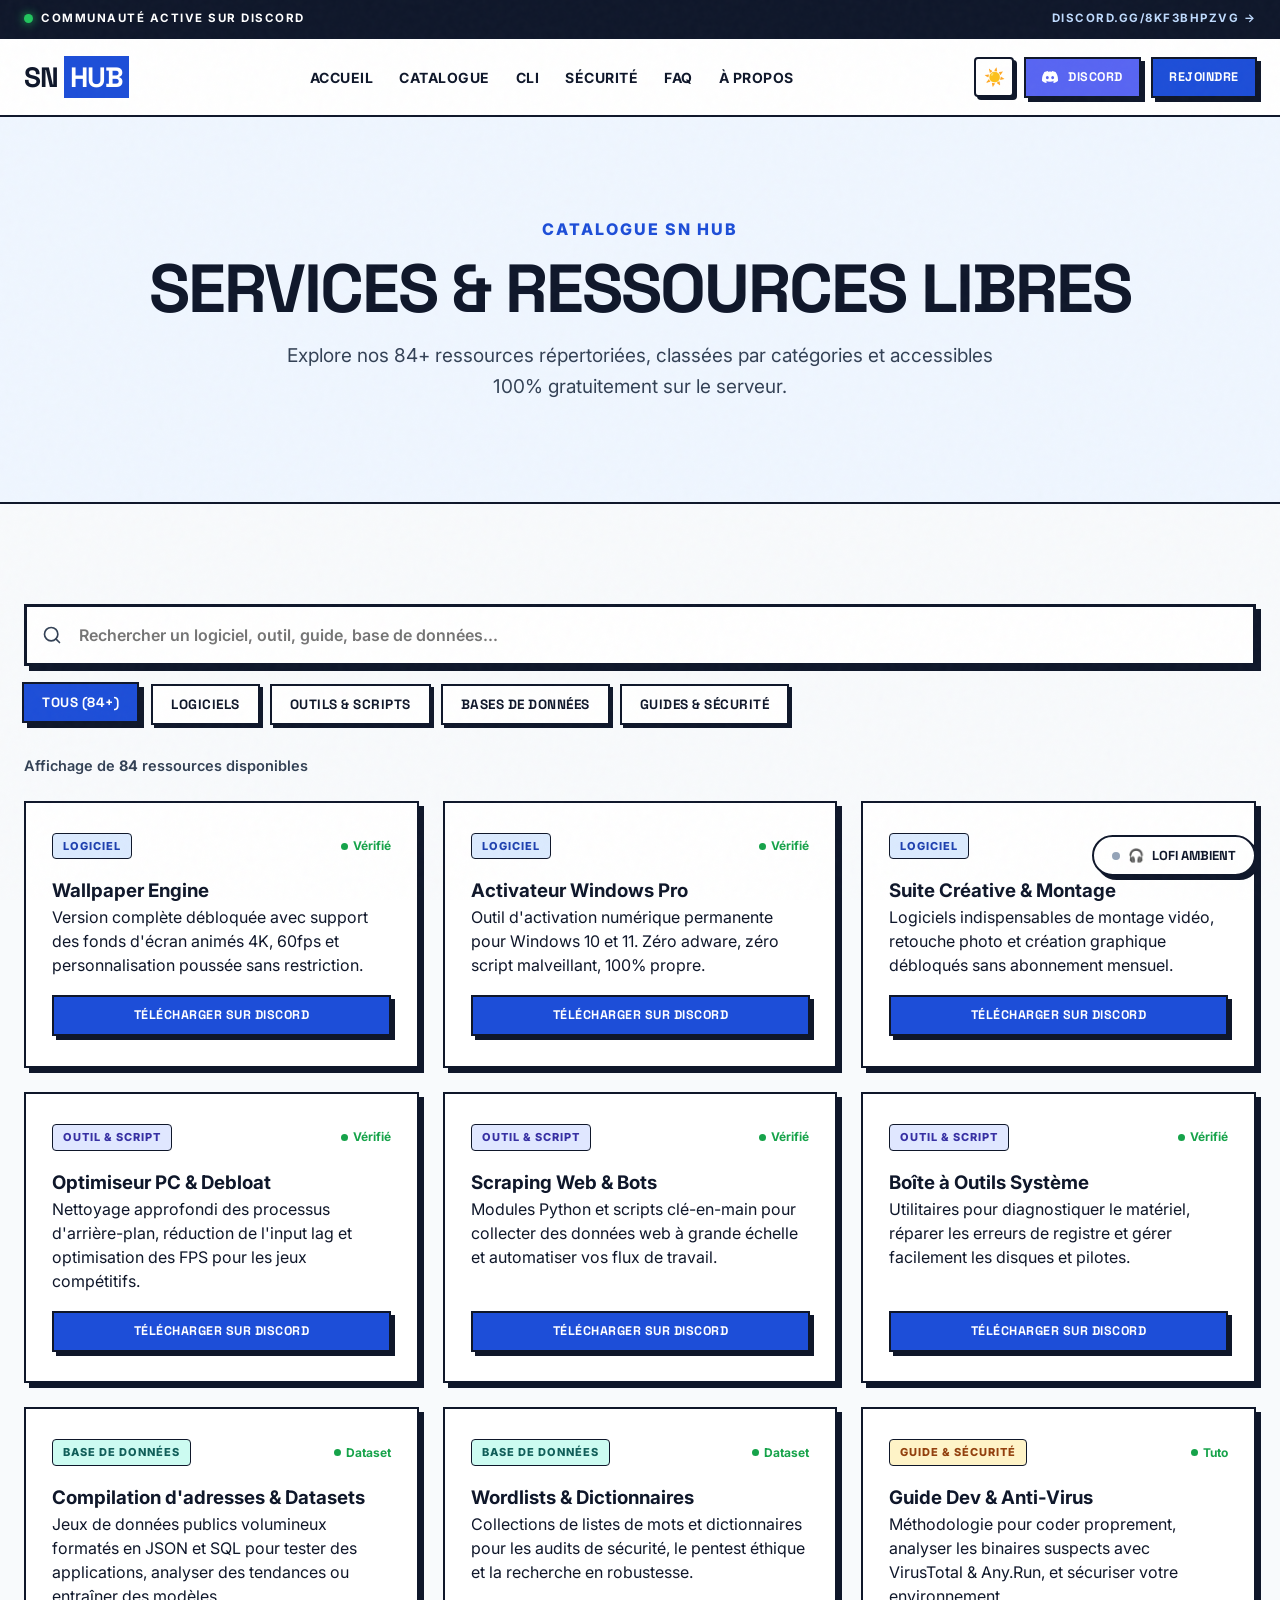
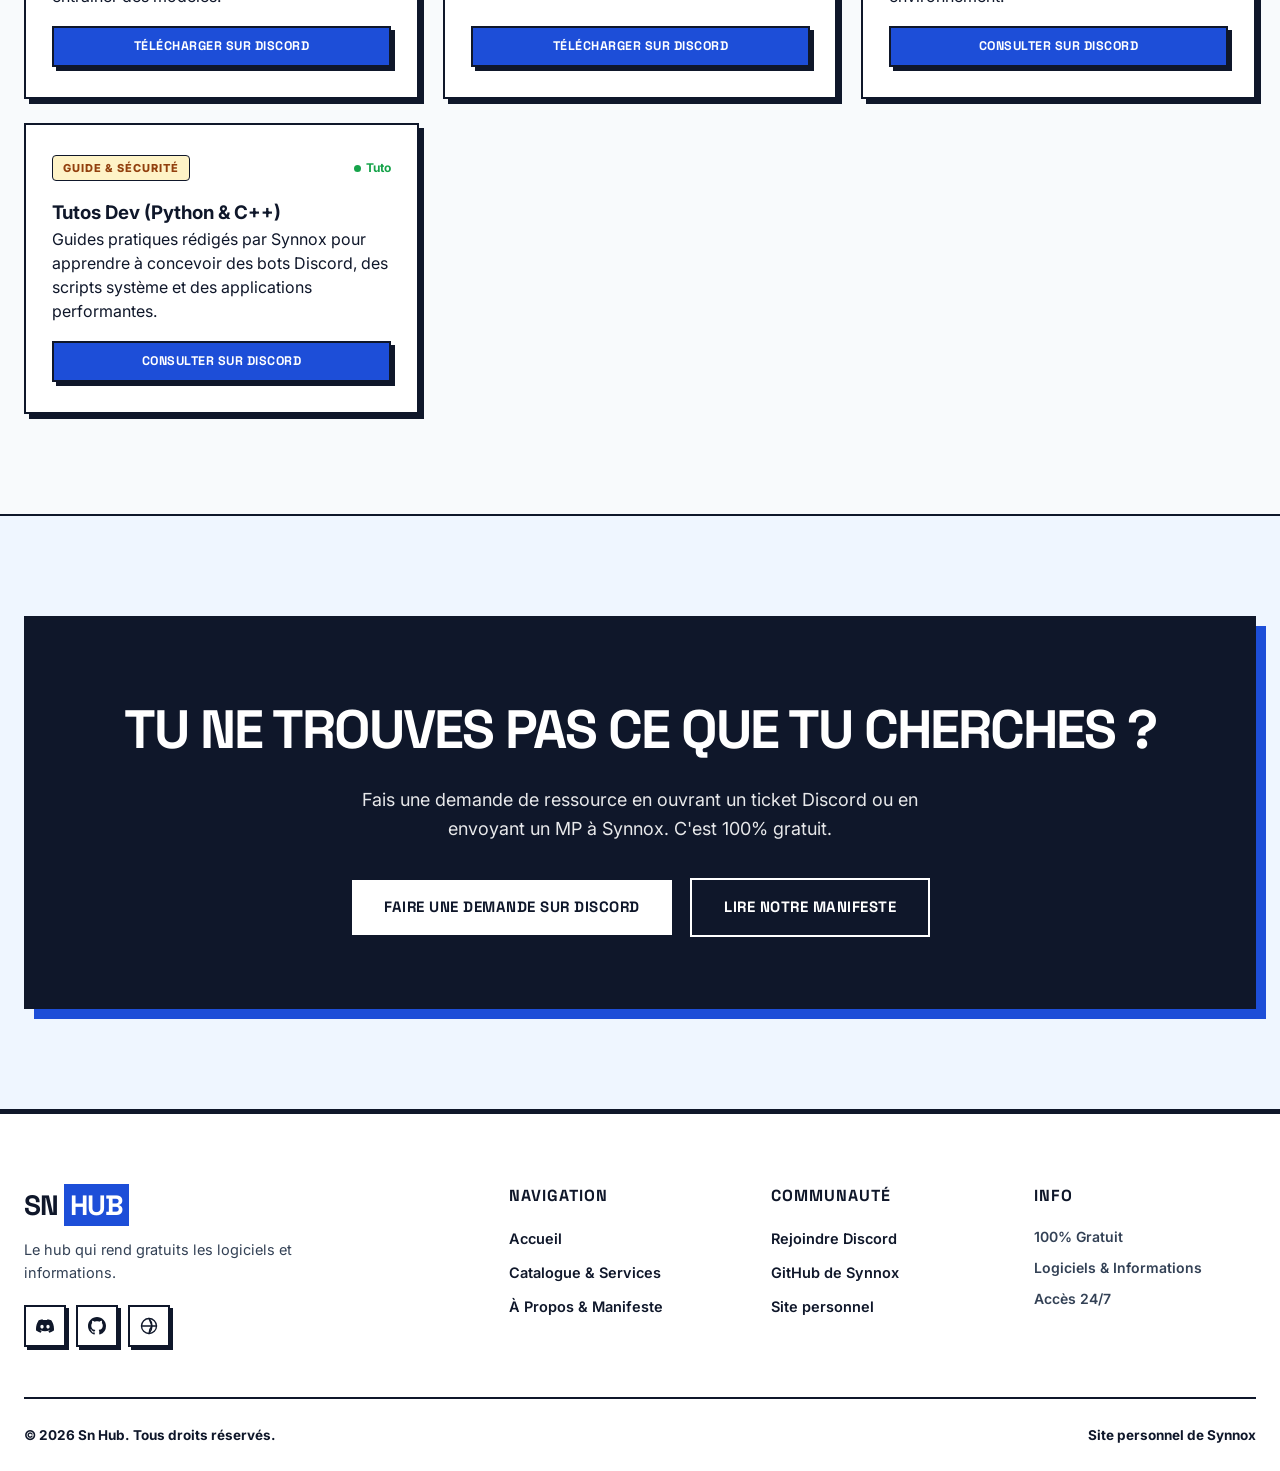
<file: pages/services.html>
<!DOCTYPE html>
<html lang="fr" data-theme="light">
<head>
<meta charset="UTF-8">
<meta name="viewport" content="width=device-width, initial-scale=1.0">
<title>Catalogue &amp; Services | Sn Hub - Logiciels &amp; Informations 100% Gratuits</title>
<meta name="description" content="Sn Hub - Le hub communautaire qui rend 100% gratuits les logiciels et les informations, inspiré du combat d'Aaron Swartz.">
<link rel="icon" type="image/svg+xml" href="../assets/img/favicon.svg">
<link rel="preconnect" href="https://fonts.googleapis.com">
<link rel="preconnect" href="https://fonts.gstatic.com" crossorigin>
<link href="https://fonts.googleapis.com/css2?family=Inter:wght@400;500;600;700;800;900&family=JetBrains+Mono:wght@400;600;700&family=Space+Grotesk:wght@500;700;900&display=swap" rel="stylesheet">
<link rel="stylesheet" href="../assets/css/style.css">
<script>
    // Init theme to prevent flash
    (function() {
        var saved = localStorage.getItem('snhub_theme') || 'light';
        document.documentElement.setAttribute('data-theme', saved);
    })();
</script>
</head>
<body>

<div class="server-ticker">
    <div class="container">
        <span class="ticker-status">
            <span class="live-dot"></span>
            <span id="discordLiveStatus">Chargement du statut Discord...</span>
        </span>
        <a href="https://discord.gg/8KF3BHPZVg" class="ticker-ip" target="_blank" rel="noopener">discord.gg/8KF3BHPZVg &rarr;</a>
    </div>
</div>

<header class="site-header" id="siteHeader">
    <div class="container header-inner">
        <a href="../index.html" class="logo">SN <span>HUB</span></a>
        <nav class="main-nav" id="mainNav">
            <a href="../index.html">Accueil</a>
            <a href="services.html">Catalogue</a>
            <a href="../index.html#terminal">CLI</a>
            <a href="../index.html#security">Sécurité</a>
            <a href="../index.html#faq">FAQ</a>
            <a href="about.html">À Propos</a>
            <div class="nav-actions-mobile">
                <a href="https://discord.gg/8KF3BHPZVg" class="btn btn-discord btn-sm" target="_blank" rel="noopener">Rejoindre Discord</a>
            </div>
        </nav>
        <div class="nav-actions">
            <button class="theme-toggle-btn" id="themeToggle" aria-label="Basculer le mode sombre/clair" title="Mode Sombre / Clair">
                <span class="theme-icon theme-icon-sun">☀️</span>
                <span class="theme-icon theme-icon-moon">🌙</span>
            </button>
            <a href="https://discord.gg/8KF3BHPZVg" class="btn btn-discord btn-sm" target="_blank" rel="noopener">
                <svg viewBox="0 0 24 24" width="16" height="16" fill="currentColor"><path d="M20.317 4.37a19.79 19.79 0 0 0-4.885-1.515.074.074 0 0 0-.079.037c-.21.375-.444.864-.608 1.25a18.27 18.27 0 0 0-5.487 0 12.64 12.64 0 0 0-.617-1.25.077.077 0 0 0-.079-.037A19.736 19.736 0 0 0 3.677 4.37a.07.07 0 0 0-.032.027C.533 9.046-.32 13.58.099 18.057a.082.082 0 0 0 .031.057 19.9 19.9 0 0 0 5.993 3.03.078.078 0 0 0 .084-.028c.462-.63.874-1.295 1.226-1.994a.076.076 0 0 0-.041-.106 13.107 13.107 0 0 1-1.872-.892.077.077 0 0 1-.008-.128c.126-.094.252-.192.372-.291a.074.074 0 0 1 .077-.01c3.928 1.793 8.18 1.793 12.062 0a.074.074 0 0 1 .078.01c.12.098.246.198.373.292a.077.077 0 0 1-.006.127 12.299 12.299 0 0 1-1.873.892.077.077 0 0 0-.041.107c.36.698.772 1.362 1.225 1.993a.076.076 0 0 0 .084.028 19.839 19.839 0 0 0 6.002-3.03.077.077 0 0 0 .032-.054c.5-5.177-.838-9.674-3.549-13.66a.061.061 0 0 0-.031-.03zM8.02 15.33c-1.183 0-2.157-1.085-2.157-2.419 0-1.333.956-2.419 2.157-2.419 1.21 0 2.176 1.096 2.157 2.42 0 1.333-.956 2.418-2.157 2.418zm7.975 0c-1.183 0-2.157-1.085-2.157-2.419 0-1.333.955-2.419 2.157-2.419 1.21 0 2.176 1.096 2.157 2.42 0 1.333-.946 2.418-2.157 2.418z"/></svg>
            Discord
        </a>
        <a href="https://discord.gg/8KF3BHPZVg" class="btn btn-primary btn-sm" target="_blank" rel="noopener">Rejoindre</a>
    </div>
    <button class="nav-toggle" id="navToggle" aria-label="Menu">
        <span></span><span></span><span></span>
    </button>
</div>
</header>

<main>

<section class="page-hero">
    <div class="container">
        <div class="page-eyebrow">Catalogue Sn Hub</div>
        <h1>Services &amp; Ressources Libres</h1>
        <p>Explore nos 84+ ressources répertoriées, classées par catégories et accessibles 100% gratuitement sur le serveur.</p>
    </div>
</section>

<section class="section">
    <div class="container">
        <!-- Interactive Search & Filter Controls -->
        <div class="catalog-controls reveal">
            <div class="catalog-search-wrap">
                <svg viewBox="0 0 24 24" width="20" height="20" fill="none" stroke="currentColor" stroke-width="2" stroke-linecap="round" stroke-linejoin="round" class="search-icon"><circle cx="11" cy="11" r="8"/><line x1="21" y1="21" x2="16.65" y2="16.65"/></svg>
                <input type="text" id="catalogSearch" class="catalog-search-input" placeholder="Rechercher un logiciel, outil, guide, base de données...">
            </div>
            <div class="catalog-filter-tags" id="categoryFilters">
                <button class="filter-tag active" data-filter="all">Tous (84+)</button>
                <button class="filter-tag" data-filter="software">Logiciels</button>
                <button class="filter-tag" data-filter="tools">Outils &amp; Scripts</button>
                <button class="filter-tag" data-filter="db">Bases de données</button>
                <button class="filter-tag" data-filter="guides">Guides &amp; Sécurité</button>
            </div>
        </div>

        <div class="catalog-counter" id="catalogCounter">
            Affichage de <strong>84</strong> ressources disponibles
        </div>

        <!-- Catalogue Cards Grid -->
        <div class="features-grid catalog-grid" id="catalogGrid">
            <!-- Software items -->
            <div class="feature-card catalog-item" data-category="software" data-name="wallpaper engine fond ecran steam">
                <div class="drop-head">
                    <span class="badge badge-software">Logiciel</span>
                    <span class="drop-status"><i class="dot-verified"></i> Vérifié</span>
                </div>
                <h3>Wallpaper Engine</h3>
                <p>Version complète débloquée avec support des fonds d'écran animés 4K, 60fps et personnalisation poussée sans restriction.</p>
                <div class="catalog-card-action">
                    <a href="https://discord.gg/8KF3BHPZVg" class="btn btn-primary btn-sm btn-block" target="_blank" rel="noopener">Télécharger sur Discord</a>
                </div>
            </div>

            <div class="feature-card catalog-item" data-category="software" data-name="activateur windows 10 11 pro permanent hwid free">
                <div class="drop-head">
                    <span class="badge badge-software">Logiciel</span>
                    <span class="drop-status"><i class="dot-verified"></i> Vérifié</span>
                </div>
                <h3>Activateur Windows Pro</h3>
                <p>Outil d'activation numérique permanente pour Windows 10 et 11. Zéro adware, zéro script malveillant, 100% propre.</p>
                <div class="catalog-card-action">
                    <a href="https://discord.gg/8KF3BHPZVg" class="btn btn-primary btn-sm btn-block" target="_blank" rel="noopener">Télécharger sur Discord</a>
                </div>
            </div>

            <div class="feature-card catalog-item" data-category="software" data-name="suite creative montage retouche video photo">
                <div class="drop-head">
                    <span class="badge badge-software">Logiciel</span>
                    <span class="drop-status"><i class="dot-verified"></i> Vérifié</span>
                </div>
                <h3>Suite Créative &amp; Montage</h3>
                <p>Logiciels indispensables de montage vidéo, retouche photo et création graphique débloqués sans abonnement mensuel.</p>
                <div class="catalog-card-action">
                    <a href="https://discord.gg/8KF3BHPZVg" class="btn btn-primary btn-sm btn-block" target="_blank" rel="noopener">Télécharger sur Discord</a>
                </div>
            </div>

            <!-- Tools & Scripts -->
            <div class="feature-card catalog-item" data-category="tools" data-name="optimiseur pc boost fps debloat windows latence gaming">
                <div class="drop-head">
                    <span class="badge badge-tool">Outil &amp; Script</span>
                    <span class="drop-status"><i class="dot-verified"></i> Vérifié</span>
                </div>
                <h3>Optimiseur PC &amp; Debloat</h3>
                <p>Nettoyage approfondi des processus d'arrière-plan, réduction de l'input lag et optimisation des FPS pour les jeux compétitifs.</p>
                <div class="catalog-card-action">
                    <a href="https://discord.gg/8KF3BHPZVg" class="btn btn-primary btn-sm btn-block" target="_blank" rel="noopener">Télécharger sur Discord</a>
                </div>
            </div>

            <div class="feature-card catalog-item" data-category="tools" data-name="scraping web automatisation python data crawler bot">
                <div class="drop-head">
                    <span class="badge badge-tool">Outil &amp; Script</span>
                    <span class="drop-status"><i class="dot-verified"></i> Vérifié</span>
                </div>
                <h3>Scraping Web &amp; Bots</h3>
                <p>Modules Python et scripts clé-en-main pour collecter des données web à grande échelle et automatiser vos flux de travail.</p>
                <div class="catalog-card-action">
                    <a href="https://discord.gg/8KF3BHPZVg" class="btn btn-primary btn-sm btn-block" target="_blank" rel="noopener">Télécharger sur Discord</a>
                </div>
            </div>

            <div class="feature-card catalog-item" data-category="tools" data-name="utilitaires systeme maintenance diagnostique hardware">
                <div class="drop-head">
                    <span class="badge badge-tool">Outil &amp; Script</span>
                    <span class="drop-status"><i class="dot-verified"></i> Vérifié</span>
                </div>
                <h3>Boîte à Outils Système</h3>
                <p>Utilitaires pour diagnostiquer le matériel, réparer les erreurs de registre et gérer facilement les disques et pilotes.</p>
                <div class="catalog-card-action">
                    <a href="https://discord.gg/8KF3BHPZVg" class="btn btn-primary btn-sm btn-block" target="_blank" rel="noopener">Télécharger sur Discord</a>
                </div>
            </div>

            <!-- Databases -->
            <div class="feature-card catalog-item" data-category="db" data-name="base de donnees adresses compilation datasets sql json">
                <div class="drop-head">
                    <span class="badge badge-db">Base de données</span>
                    <span class="drop-status"><i class="dot-verified"></i> Dataset</span>
                </div>
                <h3>Compilation d'adresses &amp; Datasets</h3>
                <p>Jeux de données publics volumineux formatés en JSON et SQL pour tester des applications, analyser des tendances ou entraîner des modèles.</p>
                <div class="catalog-card-action">
                    <a href="https://discord.gg/8KF3BHPZVg" class="btn btn-primary btn-sm btn-block" target="_blank" rel="noopener">Télécharger sur Discord</a>
                </div>
            </div>

            <div class="feature-card catalog-item" data-category="db" data-name="dictionnaires wordlists brute test securite pentest">
                <div class="drop-head">
                    <span class="badge badge-db">Base de données</span>
                    <span class="drop-status"><i class="dot-verified"></i> Dataset</span>
                </div>
                <h3>Wordlists &amp; Dictionnaires</h3>
                <p>Collections de listes de mots et dictionnaires pour les audits de sécurité, le pentest éthique et la recherche en robustesse.</p>
                <div class="catalog-card-action">
                    <a href="https://discord.gg/8KF3BHPZVg" class="btn btn-primary btn-sm btn-block" target="_blank" rel="noopener">Télécharger sur Discord</a>
                </div>
            </div>

            <!-- Guides & Security -->
            <div class="feature-card catalog-item" data-category="guides" data-name="guide dev anti virus securite reverse analyse malware">
                <div class="drop-head">
                    <span class="badge badge-guide">Guide &amp; Sécurité</span>
                    <span class="drop-status"><i class="dot-verified"></i> Tuto</span>
                </div>
                <h3>Guide Dev &amp; Anti-Virus</h3>
                <p>Méthodologie pour coder proprement, analyser les binaires suspects avec VirusTotal &amp; Any.Run, et sécuriser votre environnement.</p>
                <div class="catalog-card-action">
                    <a href="https://discord.gg/8KF3BHPZVg" class="btn btn-primary btn-sm btn-block" target="_blank" rel="noopener">Consulter sur Discord</a>
                </div>
            </div>

            <div class="feature-card catalog-item" data-category="guides" data-name="tutoriel programmation python c++ bot discord dev">
                <div class="drop-head">
                    <span class="badge badge-guide">Guide &amp; Sécurité</span>
                    <span class="drop-status"><i class="dot-verified"></i> Tuto</span>
                </div>
                <h3>Tutos Dev (Python &amp; C++)</h3>
                <p>Guides pratiques rédigés par Synnox pour apprendre à concevoir des bots Discord, des scripts système et des applications performantes.</p>
                <div class="catalog-card-action">
                    <a href="https://discord.gg/8KF3BHPZVg" class="btn btn-primary btn-sm btn-block" target="_blank" rel="noopener">Consulter sur Discord</a>
                </div>
            </div>
        </div>

        <div id="noResultsMessage" class="empty-search" style="display:none;">
            <h3>Aucune ressource trouvée pour cette recherche</h3>
            <p>Tu cherches un logiciel spécifique qui n'apparaît pas ? Demande-le nous directement !</p>
            <a href="https://discord.gg/8KF3BHPZVg" class="btn btn-primary btn-sm" target="_blank" rel="noopener">Demander sur Discord</a>
        </div>
    </div>
</section>

<!-- Section Demander une ressource depuis services -->
<section class="section section-alt">
    <div class="container">
        <div class="cta reveal">
            <div class="cta-inner">
                <h2>Tu ne trouves pas ce que tu cherches ?</h2>
                <p>Fais une demande de ressource en ouvrant un ticket Discord ou en envoyant un MP à Synnox. C'est 100% gratuit.</p>
                <div class="cta-actions">
                    <a href="https://discord.gg/8KF3BHPZVg" class="btn btn-white btn-lg" target="_blank" rel="noopener">Faire une demande sur Discord</a>
                    <a href="about.html" class="btn btn-ghost btn-lg" style="color:#fff;border-color:#fff;">Lire notre Manifeste</a>
                </div>
            </div>
        </div>
    </div>
</section>

</main>

<footer class="site-footer">
    <div class="container">
        <div class="footer-grid">
            <div class="footer-brand">
                <a href="../index.html" class="logo">SN <span>HUB</span></a>
                <p>Le hub qui rend gratuits les logiciels et informations.</p>
                <div class="social-links">
                    <a href="https://discord.gg/8KF3BHPZVg" target="_blank" rel="noopener" aria-label="Discord">
                        <svg viewBox="0 0 24 24" width="18" height="18" fill="currentColor"><path d="M20.317 4.37a19.79 19.79 0 0 0-4.885-1.515.074.074 0 0 0-.079.037c-.21.375-.444.864-.608 1.25a18.27 18.27 0 0 0-5.487 0 12.64 12.64 0 0 0-.617-1.25.077.077 0 0 0-.079-.037A19.736 19.736 0 0 0 3.677 4.37a.07.07 0 0 0-.032.027C.533 9.046-.32 13.58.099 18.057a.082.082 0 0 0 .031.057 19.9 19.9 0 0 0 5.993 3.03.078.078 0 0 0 .084-.028c.462-.63.874-1.295 1.226-1.994a.076.076 0 0 0-.041-.106 13.107 13.107 0 0 1-1.872-.892.077.077 0 0 1-.008-.128c.126-.094.252-.192.372-.291a.074.074 0 0 1 .077-.01c3.928 1.793 8.18 1.793 12.062 0a.074.074 0 0 1 .078.01c.12.098.246.198.373.292a.077.077 0 0 1-.006.127 12.299 12.299 0 0 1-1.873.892.077.077 0 0 0-.041.107c.36.698.772 1.362 1.225 1.993a.076.076 0 0 0 .084.028 19.839 19.839 0 0 0 6.002-3.03.077.077 0 0 0 .032-.054c.5-5.177-.838-9.674-3.549-13.66a.061.061 0 0 0-.031-.03zM8.02 15.33c-1.183 0-2.157-1.085-2.157-2.419 0-1.333.956-2.419 2.157-2.419 1.21 0 2.176 1.096 2.157 2.42 0 1.333-.956 2.418-2.157 2.418zm7.975 0c-1.183 0-2.157-1.085-2.157-2.419 0-1.333.955-2.419 2.157-2.419 1.21 0 2.176 1.096 2.157 2.42 0 1.333-.946 2.418-2.157 2.418z"/></svg>
                    </a>
                    <a href="https://github.com/synnox" target="_blank" rel="noopener" aria-label="GitHub">
                        <svg viewBox="0 0 24 24" width="18" height="18" fill="currentColor"><path d="M12 0C5.37 0 0 5.37 0 12c0 5.31 3.435 9.795 8.205 11.385.6.105.825-.255.825-.57 0-.285-.015-1.23-.015-2.235-3.015.555-3.795-.735-4.035-1.41-.135-.345-.72-1.41-1.23-1.695-.42-.225-1.02-.78-.015-.795.945-.015 1.62.87 1.845 1.23 1.08 1.815 2.805 1.305 3.495.99.105-.78.42-1.305.765-1.605-2.67-.3-5.46-1.335-5.46-5.925 0-1.305.465-2.385 1.23-3.225-.12-.3-.54-1.53.12-3.18 0 0 1.005-.315 3.3 1.23.96-.27 1.98-.405 3-.405s2.04.135 3 .405c2.295-1.56 3.3-1.23 3.3-1.23.66 1.65.24 2.88.12 3.18.765.84 1.23 1.905 1.23 3.225 0 4.605-2.805 5.625-5.475 5.925.435.375.81 1.095.81 2.22 0 1.605-.015 2.895-.015 3.3 0 .315.225.69.825.57A12.02 12.02 0 0 0 24 12c0-6.63-5.37-12-12-12z"/></svg>
                    </a>
                    <a href="https://synnox.github.io/sn/" target="_blank" rel="noopener" aria-label="Site personnel">
                        <svg viewBox="0 0 24 24" width="18" height="18" fill="none" stroke="currentColor" stroke-width="1.8" stroke-linecap="round" stroke-linejoin="round"><circle cx="12" cy="12" r="10"/><line x1="2" y1="12" x2="22" y2="12"/><path d="M12 2a15.3 15.3 0 0 1 4 10 15.3 15.3 0 0 1-4 10 15.3 15.3 0 0 1 4-10z"/></svg>
                    </a>
                </div>
            </div>
            <div class="footer-col">
                <h4>Navigation</h4>
                <ul>
                    <li><a href="../index.html">Accueil</a></li>
                    <li><a href="services.html">Catalogue &amp; Services</a></li>
                    <li><a href="about.html">À Propos &amp; Manifeste</a></li>
                </ul>
            </div>
            <div class="footer-col">
                <h4>Communauté</h4>
                <ul>
                    <li><a href="https://discord.gg/8KF3BHPZVg" target="_blank" rel="noopener">Rejoindre Discord</a></li>
                    <li><a href="https://github.com/synnox" target="_blank" rel="noopener">GitHub de Synnox</a></li>
                    <li><a href="https://synnox.github.io/sn/" target="_blank" rel="noopener">Site personnel</a></li>
                </ul>
            </div>
            <div class="footer-col">
                <h4>Info</h4>
                <ul class="footer-server-info">
                    <li>100% Gratuit</li>
                    <li>Logiciels &amp; Informations</li>
                    <li>Accès 24/7</li>
                </ul>
            </div>
        </div>
        <div class="footer-bottom">
            <p>&copy; 2026 Sn Hub. Tous droits réservés.</p>
            <div class="footer-legal">
                <a href="https://synnox.github.io/sn/" target="_blank" rel="noopener">Site personnel de Synnox</a>
            </div>
        </div>
    </div>
</footer>

<!-- Floating Lofi Player Widget -->
<div class="lofi-widget" id="lofiWidget">
    <button class="lofi-toggle-btn" id="lofiToggleBtn" aria-label="Lecteur d'ambiance lofi" title="Ambiance Lofi / Focus">
        <span class="lofi-status-dot" id="lofiStatusDot"></span>
        <span class="lofi-icon" id="lofiIcon">🎧</span>
        <span class="lofi-label" id="lofiLabel">Lofi Ambient</span>
    </button>
</div>

<script src="../assets/js/main.js"></script>
</body>
</html>
</file>
<file: assets/css/style.css>
/* ============================================================
   Sn Hub - Modern Brutalist Theme (Light & Dark Mode)
   Blue, White & Dark Ink - Inspired by Aaron Swartz & Clean Tech
   ============================================================ */

:root {
    --bg: #f8fafc;
    --bg-alt: #eff6ff;
    --card-bg: #ffffff;
    --border: #0f172a;
    --text: #0f172a;
    --text-muted: #334155;
    --primary: #1d4ed8;
    --primary-hover: #1e40af;
    --accent: #2563eb;
    --highlight: #bfdbfe;
    --green: #16a34a;
    --green-bg: #dcfce7;
    --discord: #5865f2;
    --discord-hover: #4752c4;
    --term-bg: #0b1120;
    --term-text: #e2e8f0;
    --term-border: #1e293b;
    --font-head: 'Space Grotesk', 'Inter', system-ui, sans-serif;
    --font-body: 'Inter', system-ui, -apple-system, sans-serif;
    --font-mono: 'JetBrains Mono', monospace;
}

/* Dark Mode Theme Variables */
[data-theme="dark"] {
    --bg: #070b14;
    --bg-alt: #0c1324;
    --card-bg: #0f182e;
    --border: #38bdf8;
    --text: #f8fafc;
    --text-muted: #94a3b8;
    --primary: #3b82f6;
    --primary-hover: #60a5fa;
    --accent: #60a5fa;
    --highlight: #1e293b;
    --green: #4ade80;
    --green-bg: rgba(34, 197, 94, 0.15);
    --term-bg: #040810;
    --term-text: #e2e8f0;
    --term-border: #38bdf8;
}

* { margin: 0; padding: 0; box-sizing: border-box; }
html { scroll-behavior: smooth; }

body {
    font-family: var(--font-body);
    background: var(--bg);
    color: var(--text);
    line-height: 1.5;
    overflow-x: hidden;
    -webkit-font-smoothing: antialiased;
    transition: background-color 0.25s ease, color 0.25s ease;
}

/* Subtle background noise texture */
body::after {
    content: '';
    position: fixed;
    top: 0; left: 0; width: 100vw; height: 100vh;
    background-image: url("data:image/svg+xml,%3Csvg viewBox='0 0 200 200' xmlns='http://www.w3.org/2000/svg'%3E%3Cfilter id='noiseFilter'%3E%3CfeTurbulence type='fractalNoise' baseFrequency='0.65' numOctaves='3' stitchTiles='stitch'/%3E%3C/filter%3E%3Crect width='100%25' height='100%25' filter='url(%23noiseFilter)'/%3E%3C/svg%3E");
    opacity: 0.025;
    pointer-events: none;
    z-index: 999;
}

a { color: inherit; text-decoration: none; }
img { max-width: 100%; display: block; }
ul { list-style: none; }

.container { width: 100%; max-width: 1280px; margin: 0 auto; padding: 0 24px; }

/* ---------- Header & Top Ticker ---------- */
.server-ticker {
    background: var(--border);
    color: #fff;
    font-weight: 700;
    text-transform: uppercase;
    font-size: 11.5px;
    letter-spacing: 1.5px;
    padding: 10px 0;
    border-bottom: 2px solid var(--border);
}
.server-ticker .container {
    display: flex;
    justify-content: space-between;
    align-items: center;
    gap: 12px;
}
.ticker-status {
    display: inline-flex;
    align-items: center;
    gap: 8px;
}
.live-dot {
    width: 9px; height: 9px;
    border-radius: 50%;
    background: #22c55e;
    display: inline-block;
    box-shadow: 0 0 10px rgba(34, 197, 94, 0.9);
    animation: livePulse 2s infinite;
}
@keyframes livePulse {
    0%, 100% { opacity: 1; transform: scale(1); }
    50% { opacity: 0.5; transform: scale(1.15); }
}
.ticker-ip {
    color: var(--highlight);
    font-weight: 700;
    transition: color 0.15s ease;
}
.ticker-ip:hover { color: #fff; text-decoration: underline; }

.site-header {
    position: sticky;
    top: 0;
    z-index: 100;
    background: var(--card-bg);
    border-bottom: 2px solid var(--border);
}
.header-inner {
    display: flex;
    align-items: center;
    justify-content: space-between;
    height: 76px;
}
.logo {
    font-family: var(--font-head);
    font-size: 28px;
    font-weight: 900;
    letter-spacing: -1px;
    text-transform: uppercase;
    display: flex;
    align-items: center;
    gap: 6px;
    color: var(--text);
}
.logo span { background: var(--primary); color: #fff; padding: 0 6px; }

.main-nav {
    display: flex;
    align-items: center;
    gap: 26px;
    font-weight: 700;
    font-size: 14px;
    text-transform: uppercase;
    letter-spacing: 0.5px;
}
.main-nav > a {
    position: relative;
    padding: 24px 0;
    transition: color 0.15s ease;
}
.main-nav > a:hover { color: var(--primary); }
.main-nav > a::after {
    content: '';
    position: absolute;
    bottom: -2px; left: 0;
    width: 100%; height: 3px;
    background: var(--primary);
    transform: scaleX(0);
    transition: transform 0.2s cubic-bezier(0.16, 1, 0.3, 1);
    transform-origin: right;
}
.main-nav > a:hover::after { transform: scaleX(1); transform-origin: left; }

.nav-actions { display: flex; align-items: center; gap: 10px; }
.nav-actions-mobile, .nav-toggle { display: none; }

/* Theme Toggle Button */
.theme-toggle-btn {
    width: 40px; height: 40px;
    border: 2px solid var(--border);
    background: var(--card-bg);
    color: var(--text);
    border-radius: 4px;
    cursor: pointer;
    display: inline-flex;
    align-items: center;
    justify-content: center;
    font-size: 17px;
    box-shadow: 3px 3px 0px var(--border);
    transition: transform 0.15s ease, box-shadow 0.15s ease, background 0.15s ease;
}
.theme-toggle-btn:hover {
    transform: translate(-2px, -2px);
    box-shadow: 5px 5px 0px var(--border);
}
.theme-icon-moon { display: none; }
[data-theme="dark"] .theme-icon-sun { display: none; }
[data-theme="dark"] .theme-icon-moon { display: inline; }

/* ---------- Buttons ---------- */
.btn {
    display: inline-flex;
    align-items: center;
    justify-content: center;
    gap: 10px;
    padding: 13px 26px;
    font-family: var(--font-head);
    font-size: 14px;
    font-weight: 700;
    text-transform: uppercase;
    letter-spacing: 0.5px;
    cursor: pointer;
    border: 2px solid var(--border);
    background: var(--card-bg);
    color: var(--text);
    transition: transform 0.15s cubic-bezier(0.2, 0, 0, 1), box-shadow 0.15s cubic-bezier(0.2, 0, 0, 1), background-color 0.15s ease, color 0.15s ease;
    box-shadow: 4px 4px 0px var(--border);
    will-change: transform, box-shadow;
}
.btn:hover {
    transform: translate(-2px, -2px);
    box-shadow: 6px 6px 0px var(--border);
}
.btn:active {
    transform: translate(2px, 2px);
    box-shadow: 0px 0px 0px var(--border);
}
.btn-primary { background: var(--primary); color: #fff; border-color: var(--border); }
.btn-primary:hover { background: var(--primary-hover); }
.btn-discord { background: var(--discord); color: #fff; }
.btn-discord:hover { background: var(--discord-hover); }
.btn-white { background: #fff; color: #0f172a; border-color: #0f172a; }
.btn-white:hover { background: var(--highlight); }
.btn-ghost { background: transparent; box-shadow: 4px 4px 0px var(--border); }
.btn-ghost:hover { background: var(--card-bg); }
.btn-lg { padding: 16px 32px; font-size: 15px; }
.btn-sm { padding: 9px 16px; font-size: 12.5px; }
.btn-block { width: 100%; }

/* ---------- Hero ---------- */
.hero {
    border-bottom: 2px solid var(--border);
    position: relative;
    background: var(--bg-alt);
    overflow: hidden;
}
.hero-content {
    padding: 110px 20px 130px;
    max-width: 960px;
    margin: 0 auto;
    text-align: center;
    position: relative;
    z-index: 10;
}
.hero-badge {
    display: inline-block;
    border: 2px solid var(--border);
    background: var(--card-bg);
    font-weight: 800;
    text-transform: uppercase;
    font-size: 12px;
    letter-spacing: 1px;
    padding: 6px 16px;
    border-radius: 99px;
    margin-bottom: 24px;
    box-shadow: 3px 3px 0px var(--border);
}
.hero h1 {
    font-family: var(--font-head);
    font-size: clamp(44px, 7vw, 84px);
    font-weight: 900;
    line-height: 1;
    letter-spacing: -2px;
    text-transform: uppercase;
    margin-bottom: 26px;
    color: var(--text);
}
.hero h1 .grad { color: var(--primary); }
.hero p.lead {
    font-size: clamp(17px, 2vw, 22px);
    font-weight: 500;
    color: var(--text-muted);
    max-width: 680px;
    margin: 0 auto 36px;
    line-height: 1.6;
}
.hero-cta { display: flex; gap: 16px; justify-content: center; flex-wrap: wrap; }

.scroll-down {
    position: absolute;
    bottom: 26px;
    left: 50%;
    transform: translateX(-50%);
    display: flex;
    flex-direction: column;
    align-items: center;
    gap: 6px;
    font-weight: 800;
    text-transform: uppercase;
    font-size: 11px;
    letter-spacing: 1.5px;
    color: var(--text);
    z-index: 10;
}

/* ---------- Stats ---------- */
.stats {
    background: var(--card-bg);
    border-bottom: 2px solid var(--border);
}
.stats-grid {
    display: grid;
    grid-template-columns: repeat(4, 1fr);
}
.stat {
    padding: 40px 20px;
    text-align: center;
    border-right: 2px solid var(--border);
}
.stat:last-child { border-right: none; }
.stat-value {
    font-family: var(--font-head);
    font-size: clamp(36px, 4vw, 54px);
    font-weight: 900;
    letter-spacing: -2px;
    color: var(--primary);
    line-height: 1;
}
.stat-label {
    font-weight: 800;
    text-transform: uppercase;
    font-size: 13px;
    letter-spacing: 1px;
    margin-top: 8px;
}

/* ---------- Community Impact Section ---------- */
.impact-section {
    padding: 60px 0;
    background: var(--card-bg);
    border-bottom: 2px solid var(--border);
}
.impact-grid {
    display: grid;
    grid-template-columns: repeat(3, 1fr);
    gap: 24px;
}
.impact-card {
    background: var(--bg-alt);
    border: 2px solid var(--border);
    padding: 32px 24px;
    box-shadow: 6px 6px 0px var(--border);
    text-align: center;
    transition: transform 0.15s ease, box-shadow 0.15s ease;
}
.impact-card:hover {
    transform: translate(-3px, -3px);
    box-shadow: 9px 9px 0px var(--border);
}
.impact-icon { font-size: 38px; margin-bottom: 12px; }
.impact-value {
    font-family: var(--font-head);
    font-size: clamp(38px, 4.5vw, 54px);
    font-weight: 900;
    color: var(--primary);
    line-height: 1;
    margin-bottom: 8px;
    letter-spacing: -1.5px;
}
.impact-label {
    font-family: var(--font-head);
    font-size: 16px;
    font-weight: 800;
    text-transform: uppercase;
    margin-bottom: 8px;
}
.impact-card p {
    font-size: 14px;
    color: var(--text-muted);
    line-height: 1.5;
}

/* ---------- Interactive Terminal Sn CLI ---------- */
.terminal-window {
    background: var(--term-bg);
    border: 3px solid var(--border);
    box-shadow: 10px 10px 0px var(--border);
    color: var(--term-text);
    font-family: var(--font-mono);
    max-width: 960px;
    margin: 0 auto;
    overflow: hidden;
}
.terminal-bar {
    background: #020617;
    border-bottom: 2px solid var(--term-border);
    padding: 12px 18px;
    display: flex;
    align-items: center;
    justify-content: space-between;
}
.terminal-dots { display: flex; gap: 8px; }
.terminal-dots span { width: 12px; height: 12px; border-radius: 50%; display: inline-block; }
.dot-red { background: #ef4444; }
.dot-yellow { background: #f59e0b; }
.dot-green { background: #22c55e; }
.terminal-title {
    font-size: 13px;
    font-weight: 700;
    color: #94a3b8;
    text-transform: lowercase;
}
.terminal-btn-clear {
    background: transparent;
    border: 1px solid #334155;
    color: #94a3b8;
    font-family: var(--font-mono);
    font-size: 11px;
    font-weight: 700;
    padding: 3px 8px;
    border-radius: 3px;
    cursor: pointer;
    transition: all 0.15s ease;
}
.terminal-btn-clear:hover { background: #334155; color: #fff; }

.terminal-body {
    padding: 24px 22px;
    min-height: 240px;
    max-height: 380px;
    overflow-y: auto;
    font-size: 14px;
    line-height: 1.7;
}
.terminal-line { margin-bottom: 4px; word-break: break-word; }
.t-green { color: #4ade80; font-weight: 700; }
.t-blue { color: #60a5fa; font-weight: 700; }
.t-cyan { color: #38bdf8; }
.t-yellow { color: #fde047; }
.t-dim { color: #64748b; }
.t-cmd { color: #f8fafc; font-weight: 700; }

.terminal-chips {
    display: flex;
    gap: 8px;
    flex-wrap: wrap;
    margin: 14px 0 8px;
}
.cli-chip {
    background: #1e293b;
    border: 1px solid #334155;
    color: #38bdf8;
    font-family: var(--font-mono);
    font-size: 12px;
    font-weight: 700;
    padding: 4px 10px;
    border-radius: 4px;
    cursor: pointer;
    transition: all 0.15s ease;
}
.cli-chip:hover {
    background: var(--primary);
    color: #fff;
    border-color: var(--primary);
    transform: translateY(-2px);
}

.terminal-prompt-bar {
    display: flex;
    align-items: center;
    background: #020617;
    border-top: 2px solid var(--term-border);
    padding: 12px 18px;
    gap: 12px;
}
.terminal-prompt {
    color: #4ade80;
    font-weight: 700;
    font-size: 14px;
    white-space: nowrap;
}
.terminal-input {
    flex: 1;
    background: transparent;
    border: none;
    color: #fff;
    font-family: var(--font-mono);
    font-size: 14px;
    outline: none;
}
.terminal-submit-btn {
    background: var(--primary);
    border: 1px solid var(--term-border);
    color: #fff;
    font-family: var(--font-mono);
    font-size: 12px;
    font-weight: 700;
    padding: 6px 14px;
    cursor: pointer;
    transition: background 0.15s ease;
}
.terminal-submit-btn:hover { background: var(--primary-hover); }

/* ---------- Security Trust Center Grid ---------- */
.security-grid {
    display: grid;
    grid-template-columns: repeat(4, 1fr);
    gap: 20px;
}
.security-card {
    background: var(--card-bg);
    border: 2px solid var(--border);
    padding: 32px 24px;
    box-shadow: 5px 5px 0px var(--border);
    display: flex;
    flex-direction: column;
    transition: transform 0.15s ease, box-shadow 0.15s ease;
}
.security-card:hover {
    transform: translate(-3px, -3px);
    box-shadow: 8px 8px 0px var(--border);
}
.security-icon-badge {
    font-size: 32px;
    margin-bottom: 14px;
}
.security-card h3 {
    font-family: var(--font-head);
    font-size: 19px;
    font-weight: 900;
    text-transform: uppercase;
    margin-bottom: 10px;
    letter-spacing: -0.5px;
}
.security-card p {
    font-size: 14px;
    color: var(--text-muted);
    line-height: 1.6;
    margin-bottom: 18px;
    flex: 1;
}
.security-card em {
    font-size: 12.5px;
    opacity: 0.85;
}
.security-badge-tag {
    font-size: 11px;
    font-weight: 800;
    text-transform: uppercase;
    letter-spacing: 0.5px;
    background: var(--green-bg);
    color: var(--green);
    border: 1.5px solid var(--green);
    padding: 4px 8px;
    border-radius: 4px;
    align-self: flex-start;
}

/* ---------- Manifesto Banner ---------- */
.manifesto-banner {
    padding: 70px 0;
    background: var(--card-bg);
    border-bottom: 2px solid var(--border);
}
.manifesto-card {
    background: var(--bg-alt);
    border: 3px solid var(--border);
    padding: 50px 40px;
    box-shadow: 8px 8px 0px var(--border);
    position: relative;
    text-align: center;
}
.manifesto-badge {
    display: inline-block;
    background: var(--border);
    color: #fff;
    font-weight: 800;
    font-size: 12px;
    text-transform: uppercase;
    letter-spacing: 1.5px;
    padding: 6px 16px;
    margin-bottom: 24px;
}
.manifesto-icon {
    font-size: 38px;
    margin-bottom: 14px;
}
.manifesto-quote {
    font-family: var(--font-head);
    font-size: clamp(22px, 3.2vw, 34px);
    font-weight: 800;
    line-height: 1.35;
    color: var(--text);
    margin-bottom: 20px;
    letter-spacing: -0.5px;
}
.manifesto-author {
    display: block;
    font-size: 17px;
    color: var(--primary);
    font-weight: 600;
    margin-bottom: 8px;
}
.manifesto-author strong { font-weight: 900; }
.manifesto-sub {
    font-size: 14px;
    color: var(--text-muted);
    font-weight: 500;
}

/* ---------- Drops Section ---------- */
.section { padding: 100px 0; border-bottom: 2px solid var(--border); }
.section-alt { background: var(--bg-alt); }
.section-head { margin-bottom: 50px; max-width: 800px; }
.section-eyebrow {
    font-weight: 800;
    text-transform: uppercase;
    font-size: 13px;
    letter-spacing: 1.5px;
    color: var(--primary);
    margin-bottom: 10px;
}
.section-head h2 {
    font-family: var(--font-head);
    font-size: clamp(36px, 5vw, 56px);
    font-weight: 900;
    text-transform: uppercase;
    letter-spacing: -2px;
    line-height: 1;
    margin-bottom: 16px;
}
.section-head p {
    font-size: 18px;
    color: var(--text-muted);
    line-height: 1.6;
}

.drops-grid {
    display: grid;
    grid-template-columns: repeat(3, 1fr);
    gap: 24px;
}
.drop-card {
    background: var(--card-bg);
    border: 2px solid var(--border);
    padding: 32px 28px;
    box-shadow: 5px 5px 0px var(--border);
    transition: transform 0.15s ease, box-shadow 0.15s ease;
    display: flex;
    flex-direction: column;
}
.drop-card:hover {
    transform: translate(-3px, -3px);
    box-shadow: 8px 8px 0px var(--border);
}
.drop-head {
    display: flex;
    justify-content: space-between;
    align-items: center;
    margin-bottom: 18px;
}
.badge {
    font-size: 11px;
    font-weight: 800;
    text-transform: uppercase;
    letter-spacing: 1px;
    padding: 4px 10px;
    border: 1.5px solid var(--border);
    border-radius: 4px;
}
.badge-software { background: #dbeafe; color: #1e40af; }
.badge-tool { background: #e0e7ff; color: #3730a3; }
.badge-guide { background: #fef3c7; color: #92400e; }
.badge-db { background: #ccfbf1; color: #115e59; }

.drop-status {
    font-size: 12px;
    font-weight: 700;
    color: var(--green);
    display: inline-flex;
    align-items: center;
    gap: 5px;
}
.dot-verified {
    width: 7px; height: 7px;
    border-radius: 50%;
    background: var(--green);
    display: inline-block;
}
.drop-card h3 {
    font-family: var(--font-head);
    font-size: 22px;
    font-weight: 900;
    text-transform: uppercase;
    letter-spacing: -0.5px;
    margin-bottom: 10px;
}
.drop-card p {
    font-size: 14.5px;
    color: var(--text-muted);
    line-height: 1.6;
    margin-bottom: 22px;
    flex: 1;
}
.drop-footer {
    display: flex;
    justify-content: space-between;
    align-items: center;
    padding-top: 16px;
    border-top: 2px dashed rgba(125,125,125,0.25);
}
.drop-tag {
    font-size: 12px;
    font-weight: 800;
    color: var(--primary);
    text-transform: uppercase;
}
.drop-link {
    font-size: 13px;
    font-weight: 800;
    color: var(--text);
    transition: color 0.15s ease;
}
.drop-link:hover { color: var(--primary); text-decoration: underline; }

/* ---------- Steps ---------- */
.steps {
    display: grid;
    grid-template-columns: repeat(3, 1fr);
    gap: 28px;
}
.step-card {
    background: var(--card-bg);
    border: 2px solid var(--border);
    padding: 38px 30px;
    position: relative;
    box-shadow: 6px 6px 0px var(--border);
}
.step-num {
    font-family: var(--font-head);
    font-size: 72px;
    font-weight: 900;
    color: var(--highlight);
    line-height: 0.85;
    margin-bottom: 18px;
    letter-spacing: -3px;
    -webkit-text-stroke: 2px var(--border);
}
.step-card h3 {
    font-family: var(--font-head);
    font-size: 22px;
    font-weight: 900;
    text-transform: uppercase;
    margin-bottom: 10px;
}
.step-card p {
    font-size: 15px;
    color: var(--text-muted);
    line-height: 1.6;
}

/* ---------- Request Box Section ---------- */
.request-box {
    background: var(--primary);
    border: 3px solid var(--border);
    padding: 60px 48px;
    color: #fff;
    box-shadow: 10px 10px 0px var(--border);
}
.request-content h2 {
    font-family: var(--font-head);
    font-size: clamp(32px, 4.5vw, 50px);
    font-weight: 900;
    text-transform: uppercase;
    letter-spacing: -1.5px;
    margin-bottom: 16px;
}
.request-content p {
    font-size: 17.5px;
    max-width: 720px;
    opacity: 0.95;
    line-height: 1.6;
    margin-bottom: 32px;
}
.request-actions { display: flex; gap: 16px; flex-wrap: wrap; }

/* ---------- FAQ Section ---------- */
.faq-list {
    display: flex;
    flex-direction: column;
    gap: 16px;
    max-width: 900px;
}
.faq-item {
    background: var(--card-bg);
    border: 2px solid var(--border);
    box-shadow: 4px 4px 0px var(--border);
    transition: border-color 0.15s ease;
}
.faq-item.active { border-color: var(--primary); }
.faq-question {
    width: 100%;
    background: none;
    border: none;
    cursor: pointer;
    display: flex;
    align-items: center;
    justify-content: space-between;
    gap: 16px;
    padding: 24px 28px;
    color: var(--text);
    font-family: var(--font-head);
    font-size: 19px;
    font-weight: 800;
    text-align: left;
}
.faq-icon {
    width: 28px; height: 28px;
    border: 2px solid var(--border);
    border-radius: 50%;
    display: flex; align-items: center; justify-content: center;
    font-size: 18px;
    font-weight: 800;
    transition: transform 0.2s ease, background 0.2s ease, color 0.2s ease;
}
.faq-item.active .faq-icon {
    transform: rotate(45deg);
    background: var(--primary);
    border-color: var(--primary);
    color: #fff;
}
.faq-answer { max-height: 0; overflow: hidden; transition: max-height 0.3s ease; }
.faq-answer-inner {
    padding: 0 28px 24px;
    color: var(--text-muted);
    font-size: 16px;
    line-height: 1.7;
}

/* ---------- Catalog (services.php) ---------- */
.catalog-controls {
    margin-bottom: 30px;
    display: flex;
    flex-direction: column;
    gap: 18px;
}
.catalog-search-wrap {
    position: relative;
    width: 100%;
}
.search-icon {
    position: absolute;
    left: 18px; top: 50%;
    transform: translateY(-50%);
    color: var(--text-muted);
    pointer-events: none;
}
.catalog-search-input {
    width: 100%;
    padding: 18px 20px 18px 52px;
    font-size: 16px;
    font-family: var(--font-body);
    font-weight: 600;
    border: 3px solid var(--border);
    background: var(--card-bg);
    color: var(--text);
    box-shadow: 5px 5px 0px var(--border);
    outline: none;
    transition: border-color 0.15s ease, box-shadow 0.15s ease;
}
.catalog-search-input:focus {
    border-color: var(--primary);
    box-shadow: 7px 7px 0px var(--primary);
}
.catalog-filter-tags {
    display: flex;
    gap: 10px;
    flex-wrap: wrap;
}
.filter-tag {
    padding: 10px 18px;
    font-family: var(--font-head);
    font-size: 13.5px;
    font-weight: 800;
    text-transform: uppercase;
    letter-spacing: 0.5px;
    border: 2px solid var(--border);
    background: var(--card-bg);
    color: var(--text);
    cursor: pointer;
    box-shadow: 3px 3px 0px var(--border);
    transition: all 0.15s ease;
}
.filter-tag:hover, .filter-tag.active {
    background: var(--primary);
    color: #fff;
    border-color: var(--border);
    transform: translate(-2px, -2px);
    box-shadow: 5px 5px 0px var(--border);
}
.catalog-counter {
    font-size: 14.5px;
    color: var(--text-muted);
    font-weight: 600;
    margin-bottom: 24px;
}
.catalog-grid {
    display: grid;
    grid-template-columns: repeat(3, 1fr);
    gap: 24px;
}
.catalog-item {
    background: var(--card-bg);
    border: 2px solid var(--border);
    padding: 30px 26px;
    box-shadow: 5px 5px 0px var(--border);
    display: flex;
    flex-direction: column;
}
.catalog-card-action { margin-top: auto; padding-top: 18px; }
.empty-search {
    text-align: center;
    padding: 60px 20px;
    background: var(--card-bg);
    border: 2px solid var(--border);
    box-shadow: 6px 6px 0px var(--border);
}
.empty-search h3 {
    font-family: var(--font-head);
    font-size: 24px;
    font-weight: 900;
    margin-bottom: 10px;
}
.empty-search p { color: var(--text-muted); margin-bottom: 20px; }

/* ---------- Page Hero (Subpages) ---------- */
.page-hero {
    background: var(--bg-alt);
    border-bottom: 2px solid var(--border);
    padding: 100px 0;
    text-align: center;
}
.page-eyebrow {
    font-weight: 800;
    text-transform: uppercase;
    letter-spacing: 2px;
    color: var(--primary);
    margin-bottom: 14px;
}
.page-hero h1 {
    font-family: var(--font-head);
    font-size: clamp(38px, 6vw, 68px);
    font-weight: 900;
    text-transform: uppercase;
    letter-spacing: -2px;
    line-height: 1;
    margin-bottom: 18px;
}
.page-hero p {
    font-size: 19px;
    max-width: 720px;
    margin: 0 auto;
    color: var(--text-muted);
    line-height: 1.6;
}

/* ---------- About & Timeline ---------- */
.about-story { max-width: 900px; margin: 0 auto; }
.about-story h2 {
    font-family: var(--font-head);
    font-size: clamp(32px, 5vw, 48px);
    font-weight: 900;
    text-transform: uppercase;
    letter-spacing: -1px;
    margin-bottom: 20px;
}
.about-story p {
    font-size: 17.5px;
    color: var(--text-muted);
    margin-bottom: 20px;
    line-height: 1.7;
}
.about-stats {
    display: grid;
    grid-template-columns: repeat(4, 1fr);
    gap: 18px;
    margin-top: 36px;
}
.about-stat {
    background: var(--card-bg);
    border: 2px solid var(--border);
    padding: 28px 16px;
    text-align: center;
    box-shadow: 4px 4px 0px var(--border);
}

.rules-agree {
    background: var(--card-bg);
    border: 3px solid var(--border);
    padding: 44px 38px;
    box-shadow: 7px 7px 0px var(--border);
}

.team-grid { margin: 0 auto; display: flex; justify-content: center; }
.team-card {
    background: var(--card-bg);
    border: 2px solid var(--border);
    padding: 40px;
    text-align: center;
    box-shadow: 6px 6px 0px var(--border);
    width: 100%;
}
.avatar {
    width: 96px; height: 96px;
    margin: 0 auto 18px;
    background: var(--primary);
    border: 2px solid var(--border);
    border-radius: 50%;
    color: #fff;
    font-family: var(--font-head);
    font-size: 42px;
    font-weight: 900;
    display: flex;
    align-items: center;
    justify-content: center;
    box-shadow: 4px 4px 0px var(--border);
}
.team-card h3 {
    font-family: var(--font-head);
    font-size: 28px;
    font-weight: 900;
    text-transform: uppercase;
}
.team-role {
    font-weight: 800;
    color: var(--primary);
    text-transform: uppercase;
    letter-spacing: 1px;
    margin: 4px 0 14px;
}

.timeline {
    max-width: 800px;
    margin: 0 auto;
    border-left: 4px solid var(--border);
    padding-left: 36px;
}
.timeline-item { position: relative; margin-bottom: 44px; }
.timeline-item:last-child { margin-bottom: 0; }
.timeline-item::before {
    content: '';
    position: absolute;
    left: -48px; top: 2px;
    width: 20px; height: 20px;
    background: var(--card-bg);
    border: 4px solid var(--border);
    border-radius: 50%;
}
.timeline-date {
    font-family: var(--font-head);
    font-weight: 900;
    font-size: 18px;
    color: var(--primary);
    text-transform: uppercase;
}
.timeline-item h3 {
    font-family: var(--font-head);
    font-size: 24px;
    font-weight: 900;
    text-transform: uppercase;
    margin: 4px 0 8px;
}
.timeline-item p {
    font-size: 15.5px;
    color: var(--text-muted);
    line-height: 1.6;
}

/* ---------- CTA Box ---------- */
.cta {
    background: var(--border);
    border: 3px solid var(--border);
    padding: 70px 40px;
    text-align: center;
    color: #fff;
    box-shadow: 10px 10px 0px var(--primary);
}
.cta h2 {
    font-family: var(--font-head);
    font-size: clamp(34px, 5vw, 54px);
    font-weight: 900;
    text-transform: uppercase;
    letter-spacing: -2px;
    margin-bottom: 16px;
}
.cta p {
    font-size: 18px;
    max-width: 600px;
    margin: 0 auto 34px;
    opacity: 0.9;
    line-height: 1.6;
}
.cta-actions { display: flex; justify-content: center; gap: 16px; flex-wrap: wrap; }

/* ---------- Modal Form ---------- */
.modal-overlay {
    position: fixed;
    inset: 0;
    background: rgba(15, 23, 42, 0.7);
    backdrop-filter: blur(6px);
    z-index: 9999;
    display: flex;
    align-items: center;
    justify-content: center;
    padding: 20px;
}
.modal-card {
    background: var(--card-bg);
    border: 3px solid var(--border);
    box-shadow: 12px 12px 0px var(--border);
    max-width: 540px;
    width: 100%;
    padding: 36px 32px;
    position: relative;
    max-height: 90vh;
    overflow-y: auto;
}
.modal-close {
    position: absolute;
    top: 14px; right: 16px;
    background: none;
    border: none;
    font-size: 32px;
    font-weight: 900;
    cursor: pointer;
    color: var(--text);
    line-height: 1;
}
.modal-head { margin-bottom: 24px; }
.modal-head h3 {
    font-family: var(--font-head);
    font-size: 26px;
    font-weight: 900;
    text-transform: uppercase;
    margin-bottom: 6px;
}
.modal-head p { font-size: 14px; color: var(--text-muted); }

.form-group { margin-bottom: 16px; }
.form-group label {
    display: block;
    font-weight: 700;
    font-size: 13.5px;
    text-transform: uppercase;
    margin-bottom: 6px;
}
.form-group label .req { color: #dc2626; }
.form-control {
    width: 100%;
    padding: 12px 14px;
    font-size: 15px;
    font-family: var(--font-body);
    font-weight: 500;
    border: 2px solid var(--border);
    background: var(--bg);
    color: var(--text);
    outline: none;
    transition: border-color 0.15s ease;
}
.form-control:focus {
    border-color: var(--primary);
    background: var(--card-bg);
}
.form-status {
    padding: 12px 16px;
    font-size: 14px;
    font-weight: 700;
    margin-bottom: 16px;
    border: 2px solid var(--border);
}
.form-status.success { background: var(--green-bg); color: #14532d; }
.form-status.error { background: #fee2e2; color: #7f1d1d; }

/* ---------- Floating Lofi Audio Widget ---------- */
.lofi-widget {
    position: fixed;
    bottom: 24px;
    right: 24px;
    z-index: 999;
}
.lofi-toggle-btn {
    display: inline-flex;
    align-items: center;
    gap: 8px;
    padding: 10px 18px;
    background: var(--card-bg);
    color: var(--text);
    border: 2px solid var(--border);
    font-family: var(--font-head);
    font-weight: 800;
    font-size: 13px;
    text-transform: uppercase;
    box-shadow: 4px 4px 0px var(--border);
    cursor: pointer;
    transition: all 0.15s ease;
    border-radius: 99px;
}
.lofi-toggle-btn:hover {
    transform: translate(-2px, -2px);
    box-shadow: 6px 6px 0px var(--border);
}
.lofi-toggle-btn.playing {
    background: var(--primary);
    color: #fff;
}
.lofi-status-dot {
    width: 8px; height: 8px;
    border-radius: 50%;
    background: #94a3b8;
    display: inline-block;
}
.lofi-toggle-btn.playing .lofi-status-dot {
    background: #4ade80;
    box-shadow: 0 0 8px rgba(74, 222, 128, 0.9);
    animation: livePulse 1.4s infinite;
}

/* ---------- Footer ---------- */
.site-footer {
    background: var(--card-bg);
    padding-top: 70px;
    border-top: 3px solid var(--border);
}
.footer-grid {
    display: grid;
    grid-template-columns: 2fr 1fr 1fr 1fr;
    gap: 40px;
    padding-bottom: 50px;
}
.footer-brand p {
    color: var(--text-muted);
    font-size: 14.5px;
    margin: 12px 0 20px;
    max-width: 300px;
    line-height: 1.6;
}
.footer-col h4 {
    font-family: var(--font-head);
    font-size: 16px;
    font-weight: 900;
    text-transform: uppercase;
    letter-spacing: 1px;
    margin-bottom: 18px;
}
.footer-col ul { display: flex; flex-direction: column; gap: 10px; }
.footer-col a {
    font-weight: 600;
    font-size: 14.5px;
    transition: color 0.15s ease;
}
.footer-col a:hover { color: var(--primary); text-decoration: underline; }
.footer-server-info li { font-weight: 600; font-size: 14px; color: var(--text-muted); }

.social-links { display: flex; gap: 10px; }
.social-links a {
    width: 42px; height: 42px;
    border: 2px solid var(--border);
    background: var(--card-bg);
    display: flex; align-items: center; justify-content: center;
    transition: transform 0.15s ease, box-shadow 0.15s ease, background-color 0.15s ease, color 0.15s ease;
    box-shadow: 3px 3px 0px var(--border);
}
.social-links a:hover {
    background: var(--primary);
    color: #fff;
    transform: translate(-2px, -2px);
    box-shadow: 5px 5px 0px var(--border);
}
.footer-bottom {
    padding: 26px 0;
    border-top: 2px solid var(--border);
    display: flex;
    justify-content: space-between;
    font-weight: 700;
    font-size: 13.5px;
}

/* Animations & Transitions */
.reveal {
    opacity: 0;
    transform: translateY(24px);
    transition: opacity 0.45s cubic-bezier(0.16, 1, 0.3, 1), transform 0.45s cubic-bezier(0.16, 1, 0.3, 1);
    will-change: opacity, transform;
}
.reveal.visible {
    opacity: 1;
    transform: translateY(0);
}

/* ---------- Responsive ---------- */
@media (max-width: 1024px) {
    .drops-grid, .catalog-grid, .steps, .security-grid, .impact-grid { grid-template-columns: repeat(2, 1fr); }
    .stats-grid { grid-template-columns: repeat(2, 1fr); }
    .stat:nth-child(2), .stat:nth-child(4) { border-right: none; }
    .stat:nth-child(1), .stat:nth-child(2) { border-bottom: 2px solid var(--border); }
    .footer-grid { grid-template-columns: 1fr 1fr; }
}

@media (max-width: 768px) {
    .header-inner { height: 70px; }
    .nav-toggle {
        display: flex;
        flex-direction: column;
        gap: 5px;
        background: none;
        border: none;
        cursor: pointer;
        padding: 6px;
    }
    .nav-toggle span { width: 28px; height: 3px; background: var(--border); }
    .nav-actions { display: none; }
    .main-nav {
        position: fixed;
        top: 72px; left: 0; width: 100%;
        background: var(--card-bg);
        border-bottom: 3px solid var(--border);
        flex-direction: column;
        gap: 0; padding: 0;
        transform: translateY(-100%);
        transition: transform 0.25s ease;
        z-index: 90;
        opacity: 0;
        pointer-events: none;
    }
    .main-nav.open { transform: translateY(0); opacity: 1; pointer-events: all; }
    .main-nav > a { padding: 18px 24px; border-bottom: 1px solid rgba(125,125,125,0.15); width: 100%; text-align: center; }
    .nav-actions-mobile { display: block; padding: 18px 24px; width: 100%; }

    .drops-grid, .catalog-grid, .steps, .about-stats, .security-grid, .impact-grid { grid-template-columns: 1fr; }
    .stats-grid { grid-template-columns: 1fr; }
    .stat { border-right: none; border-bottom: 2px solid var(--border); }
    .footer-grid { grid-template-columns: 1fr; gap: 34px; }
    
    .hero-content { padding: 60px 16px 90px; }
    .section { padding: 70px 0; }
    .manifesto-card, .request-box { padding: 36px 24px; }
    .terminal-window { box-shadow: 6px 6px 0px var(--border); }
    .lofi-widget { bottom: 16px; right: 16px; }
}
</file>
